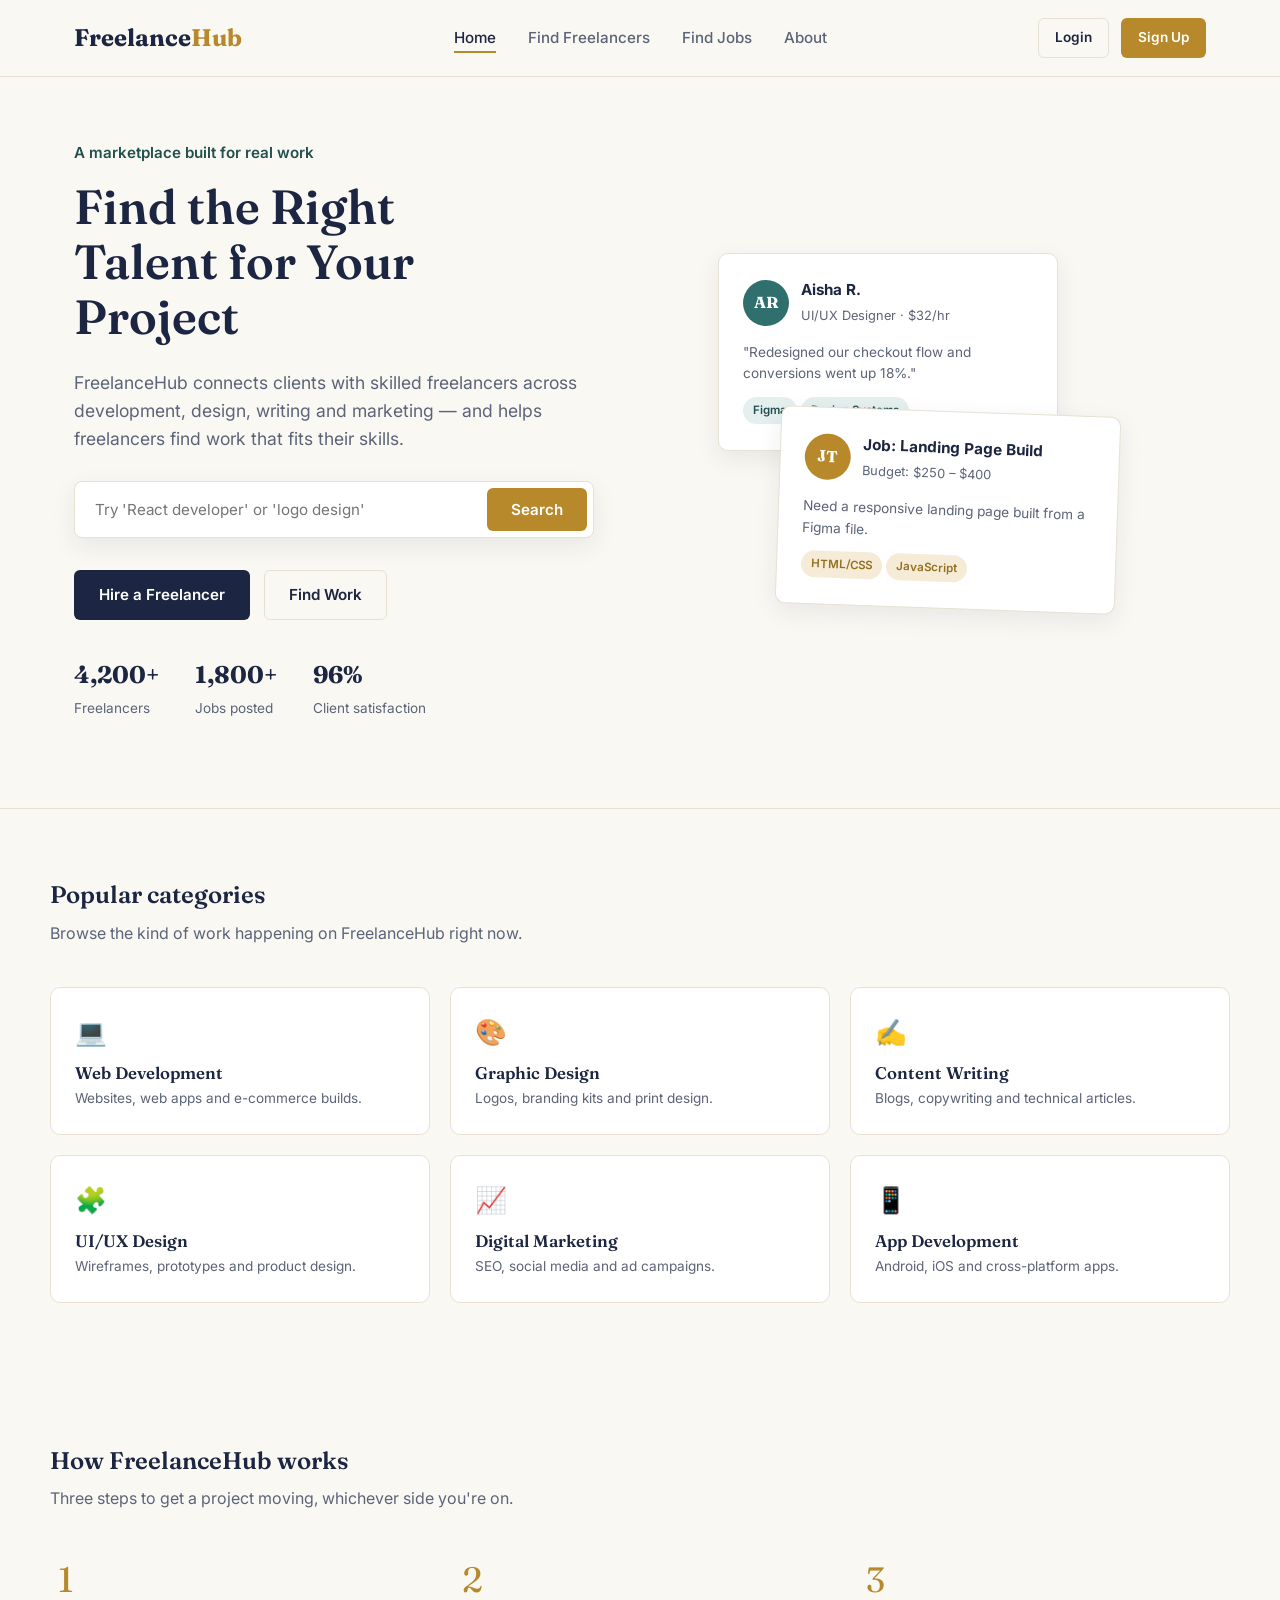
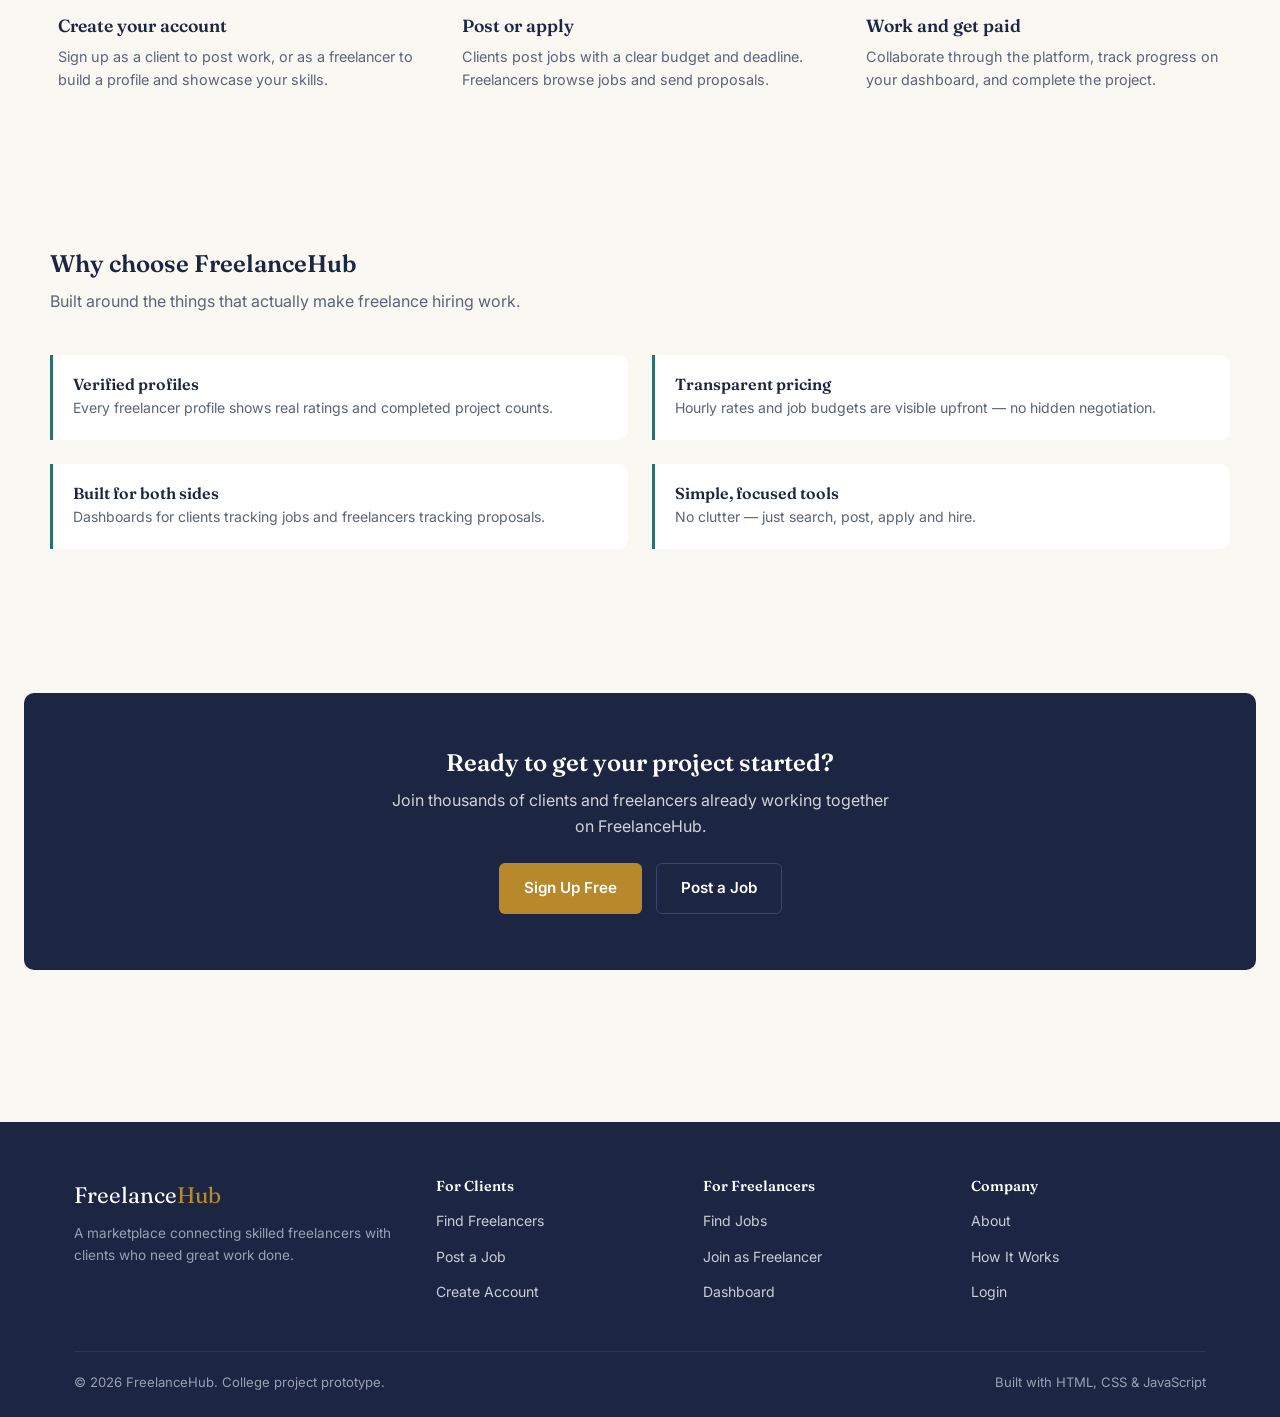
<file: FreelanceHub/index.html>
<!DOCTYPE html>
<html lang="en">
<head>
  <meta charset="UTF-8" />
  <meta name="viewport" content="width=device-width, initial-scale=1.0" />
  <title>FreelanceHub — Find the Right Talent for Your Project</title>
  <link rel="stylesheet" href="css/style.css" />
</head>
<body>

  <!-- ===== Navbar ===== -->
  <nav class="navbar">
    <div class="nav-inner">
      <a href="index.html" class="logo">Freelance<span>Hub</span></a>
      <ul class="nav-links">
        <li><a href="index.html" class="active">Home</a></li>
        <li><a href="freelancers.html">Find Freelancers</a></li>
        <li><a href="jobs.html">Find Jobs</a></li>
        <li><a href="#about">About</a></li>
      </ul>
      <div class="nav-actions">
        <a href="login.html" class="btn btn-outline btn-sm">Login</a>
        <a href="register.html" class="btn btn-gold btn-sm">Sign Up</a>
      </div>
      <button class="nav-toggle" aria-label="Toggle menu">&#9776;</button>
    </div>
  </nav>

  <!-- ===== Hero ===== -->
  <header class="hero">
    <div class="container hero-inner">
      <div class="hero-copy">
        <div class="hero-eyebrow">A marketplace built for real work</div>
        <h1>Find the Right Talent for Your Project</h1>
        <p class="hero-sub">
          FreelanceHub connects clients with skilled freelancers across development,
          design, writing and marketing — and helps freelancers find work that fits
          their skills.
        </p>

        <form id="heroSearchForm" class="search-bar">
          <input type="text" id="heroSearchInput" placeholder="Try 'React developer' or 'logo design'" />
          <button type="submit" class="btn btn-gold">Search</button>
        </form>

        <div class="hero-actions">
          <a href="freelancers.html" class="btn btn-primary">Hire a Freelancer</a>
          <a href="jobs.html" class="btn btn-outline">Find Work</a>
        </div>

        <div class="hero-stats">
          <div><strong>4,200+</strong><span>Freelancers</span></div>
          <div><strong>1,800+</strong><span>Jobs posted</span></div>
          <div><strong>96%</strong><span>Client satisfaction</span></div>
        </div>
      </div>

      <div class="hero-visual">
        <div class="ticket-card">
          <div class="ticket-top">
            <div class="avatar teal">AR</div>
            <div>
              <strong>Aisha R.</strong>
              <span>UI/UX Designer · $32/hr</span>
            </div>
          </div>
          <p style="margin-bottom:10px; font-size:0.85rem;">"Redesigned our checkout flow and conversions went up 18%."</p>
          <span class="tag teal">Figma</span><span class="tag teal">Design Systems</span>
        </div>
        <div class="ticket-card">
          <div class="ticket-top">
            <div class="avatar gold">JT</div>
            <div>
              <strong>Job: Landing Page Build</strong>
              <span>Budget: $250 – $400</span>
            </div>
          </div>
          <p style="margin-bottom:10px; font-size:0.85rem;">Need a responsive landing page built from a Figma file.</p>
          <span class="tag gold">HTML/CSS</span><span class="tag gold">JavaScript</span>
        </div>
      </div>
    </div>
  </header>

  <!-- ===== Popular Categories ===== -->
  <section class="section container">
    <div class="section-head">
      <h2>Popular categories</h2>
      <p>Browse the kind of work happening on FreelanceHub right now.</p>
    </div>
    <div class="category-grid">
      <div class="category-card" data-category="web-development">
        <div class="icon">💻</div>
        <h3>Web Development</h3>
        <p>Websites, web apps and e-commerce builds.</p>
      </div>
      <div class="category-card" data-category="graphic-design">
        <div class="icon">🎨</div>
        <h3>Graphic Design</h3>
        <p>Logos, branding kits and print design.</p>
      </div>
      <div class="category-card" data-category="content-writing">
        <div class="icon">✍️</div>
        <h3>Content Writing</h3>
        <p>Blogs, copywriting and technical articles.</p>
      </div>
      <div class="category-card" data-category="ui-ux-design">
        <div class="icon">🧩</div>
        <h3>UI/UX Design</h3>
        <p>Wireframes, prototypes and product design.</p>
      </div>
      <div class="category-card" data-category="digital-marketing">
        <div class="icon">📈</div>
        <h3>Digital Marketing</h3>
        <p>SEO, social media and ad campaigns.</p>
      </div>
      <div class="category-card" data-category="app-development">
        <div class="icon">📱</div>
        <h3>App Development</h3>
        <p>Android, iOS and cross-platform apps.</p>
      </div>
    </div>
  </section>

  <!-- ===== How FreelanceHub Works ===== -->
  <section class="section container" id="how-it-works">
    <div class="section-head">
      <h2>How FreelanceHub works</h2>
      <p>Three steps to get a project moving, whichever side you're on.</p>
    </div>
    <div class="steps">
      <div class="step">
        <div class="step-number">1</div>
        <h3>Create your account</h3>
        <p>Sign up as a client to post work, or as a freelancer to build a profile and showcase your skills.</p>
      </div>
      <div class="step">
        <div class="step-number">2</div>
        <h3>Post or apply</h3>
        <p>Clients post jobs with a clear budget and deadline. Freelancers browse jobs and send proposals.</p>
      </div>
      <div class="step">
        <div class="step-number">3</div>
        <h3>Work and get paid</h3>
        <p>Collaborate through the platform, track progress on your dashboard, and complete the project.</p>
      </div>
    </div>
  </section>

  <!-- ===== Why Choose Us ===== -->
  <section class="section container" id="about">
    <div class="section-head">
      <h2>Why choose FreelanceHub</h2>
      <p>Built around the things that actually make freelance hiring work.</p>
    </div>
    <div class="why-grid">
      <div class="why-item">
        <div>
          <h3>Verified profiles</h3>
          <p>Every freelancer profile shows real ratings and completed project counts.</p>
        </div>
      </div>
      <div class="why-item">
        <div>
          <h3>Transparent pricing</h3>
          <p>Hourly rates and job budgets are visible upfront — no hidden negotiation.</p>
        </div>
      </div>
      <div class="why-item">
        <div>
          <h3>Built for both sides</h3>
          <p>Dashboards for clients tracking jobs and freelancers tracking proposals.</p>
        </div>
      </div>
      <div class="why-item">
        <div>
          <h3>Simple, focused tools</h3>
          <p>No clutter — just search, post, apply and hire.</p>
        </div>
      </div>
    </div>
  </section>

  <!-- ===== Call to Action ===== -->
  <section class="section">
    <div class="cta-section">
      <h2>Ready to get your project started?</h2>
      <p>Join thousands of clients and freelancers already working together on FreelanceHub.</p>
      <div class="cta-actions">
        <a href="register.html" class="btn btn-gold">Sign Up Free</a>
        <a href="post-job.html" class="btn btn-outline" style="border-color:#3A4468; color:#fff;">Post a Job</a>
      </div>
    </div>
  </section>

  <!-- ===== Footer ===== -->
  <footer class="site-footer">
    <div class="container">
      <div class="footer-grid">
        <div>
          <div class="footer-logo">Freelance<span>Hub</span></div>
          <p>A marketplace connecting skilled freelancers with clients who need great work done.</p>
        </div>
        <div>
          <h4>For Clients</h4>
          <ul>
            <li><a href="freelancers.html">Find Freelancers</a></li>
            <li><a href="post-job.html">Post a Job</a></li>
            <li><a href="register.html">Create Account</a></li>
          </ul>
        </div>
        <div>
          <h4>For Freelancers</h4>
          <ul>
            <li><a href="jobs.html">Find Jobs</a></li>
            <li><a href="register.html">Join as Freelancer</a></li>
            <li><a href="dashboard.html">Dashboard</a></li>
          </ul>
        </div>
        <div>
          <h4>Company</h4>
          <ul>
            <li><a href="#about">About</a></li>
            <li><a href="#how-it-works">How It Works</a></li>
            <li><a href="login.html">Login</a></li>
          </ul>
        </div>
      </div>
      <div class="footer-bottom">
        <span>&copy; 2026 FreelanceHub. College project prototype.</span>
        <span>Built with HTML, CSS &amp; JavaScript</span>
      </div>
    </div>
  </footer>

  <script src="js/script.js"></script>
</body>
</html>
</file>
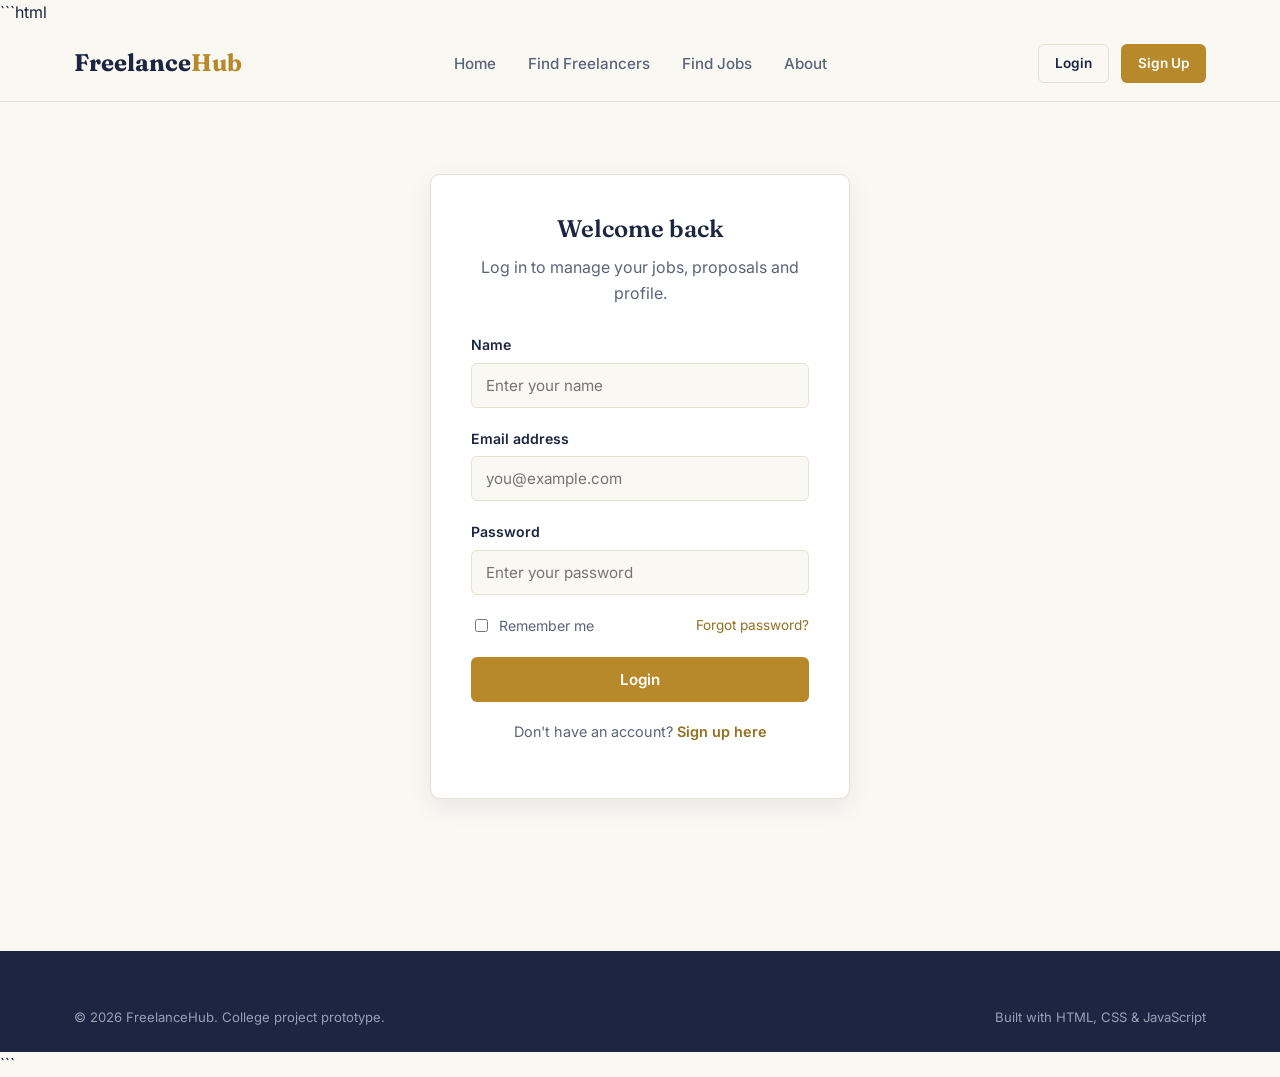
<file: FreelanceHub/dashboard.html>
```html
<!DOCTYPE html>
<html lang="en">

<head>

  <meta charset="UTF-8" />

  <meta
    name="viewport"
    content="width=device-width, initial-scale=1.0"
  />

  <title>Dashboard — FreelanceHub</title>

  <link
    rel="stylesheet"
    href="css/style.css"
  />

</head>


<body>


  <!-- NAVBAR -->

  <nav class="navbar">

    <div class="nav-inner">

      <a
        href="index.html"
        class="logo"
      >
        Freelance<span>Hub</span>
      </a>


      <ul class="nav-links">

        <li>
          <a href="index.html">
            Home
          </a>
        </li>

        <li>
          <a href="freelancers.html">
            Find Freelancers
          </a>
        </li>

        <li>
          <a href="jobs.html">
            Find Jobs
          </a>
        </li>

        <li>
          <a href="index.html#about">
            About
          </a>
        </li>

      </ul>


      <div class="nav-actions">

        <a
          href="dashboard.html"
          class="btn btn-outline btn-sm"
        >
          Dashboard
        </a>


        <!-- CLICKABLE PROFILE -->

        <a
          href="profile.html"
          title="View Profile"
          style="text-decoration:none;"
        >

          <div
            id="profileAvatar"
            class="avatar ink"
            style="
              width:36px;
              height:36px;
              font-size:0.85rem;
              cursor:pointer;
            "
          >
            U
          </div>

        </a>

      </div>


      <button
        class="nav-toggle"
        aria-label="Toggle menu"
      >
        &#9776;
      </button>

    </div>

  </nav>



  <!-- DASHBOARD -->

  <section class="section container">


    <!-- WELCOME -->

    <div class="dash-welcome">

      <div>

        <h1>
          Welcome back,
          <span id="userName">
            User
          </span>
        </h1>

        <p>
          Here's what's happening with your account today.
        </p>

      </div>


      <a
        href="post-job.html"
        class="btn btn-gold"
      >
        Post a New Job
      </a>

    </div>



    <!-- STATS -->

    <div class="dash-stats">

      <div class="dash-stat">
        <strong>3</strong>
        <span>Active jobs</span>
      </div>

      <div class="dash-stat">
        <strong>7</strong>
        <span>Applied jobs</span>
      </div>

      <div class="dash-stat">
        <strong>5</strong>
        <span>Saved jobs</span>
      </div>

      <div class="dash-stat">
        <strong>2</strong>
        <span>New notifications</span>
      </div>

    </div>



    <!-- COLUMNS -->

    <div class="dash-columns">


      <!-- LEFT COLUMN -->

      <div>


        <!-- ACTIVE JOBS -->

        <div class="dash-panel">

          <h2>
            Active jobs
          </h2>


          <div class="dash-list-item">

            <span>
              Responsive Landing Page for SaaS Product
            </span>

            <span class="status active">
              In progress
            </span>

          </div>


          <div class="dash-list-item">

            <span>
              Brand Identity for a Coffee Shop
            </span>

            <span class="status active">
              In progress
            </span>

          </div>


          <div class="dash-list-item">

            <span>
              10 SEO Blog Articles on Personal Finance
            </span>

            <span class="status pending">
              Awaiting proposals
            </span>

          </div>

        </div>



        <!-- APPLIED JOBS -->

        <div class="dash-panel">

          <h2>
            Applied jobs
          </h2>


          <div class="dash-list-item">

            <span>
              Mobile App UI Redesign
            </span>

            <span class="status pending">
              Proposal sent
            </span>

          </div>


          <div class="dash-list-item">

            <span>
              Cross-Platform Grocery Delivery App
            </span>

            <span class="status pending">
              Proposal sent
            </span>

          </div>


          <div class="dash-list-item">

            <span>
              Instagram Growth Campaign for D2C Brand
            </span>

            <span class="status active">
              Shortlisted
            </span>

          </div>

        </div>



        <!-- SAVED JOBS -->

        <div class="dash-panel">

          <h2>
            Saved jobs
          </h2>


          <div class="dash-list-item">

            <span>
              Landing Page for a Fitness App
            </span>

            <span class="status saved">
              Saved
            </span>

          </div>


          <div class="dash-list-item">

            <span>
              Logo Design for a Bakery
            </span>

            <span class="status saved">
              Saved
            </span>

          </div>

        </div>

      </div>



      <!-- RIGHT COLUMN -->

      <div>


        <!-- PROFILE SUMMARY -->

        <div class="dash-panel">

          <h2>
            Profile summary
          </h2>


          <div class="side-stat">

            <span>
              Name
            </span>

            <strong id="profileName">
              User
            </strong>

          </div>


          <div class="side-stat">

            <span>
              Role
            </span>

            <strong>
              Client
            </strong>

          </div>


          <div class="side-stat">

            <span>
              Member since
            </span>

            <strong>
              2026
            </strong>

          </div>


          <div class="side-stat">

            <span>
              Jobs posted
            </span>

            <strong>
              12
            </strong>

          </div>


          <div class="side-stat">

            <span>
              Rating given
            </span>

            <strong>
              4.7
            </strong>

          </div>

        </div>



        <!-- NOTIFICATIONS -->

        <div class="dash-panel">

          <h2>
            Notifications
          </h2>


          <div class="notification-item">

            <div class="notification-dot"></div>

            <p>
              Aisha Rahman sent a proposal for
              "Mobile App UI Redesign".
            </p>

          </div>


          <div class="notification-item">

            <div class="notification-dot"></div>

            <p>
              Your job "Brand Identity for a Coffee Shop"
              received 3 new proposals.
            </p>

          </div>

        </div>



        <!-- RECENT ACTIVITY -->

        <div class="dash-panel">

          <h2>
            Recent activity
          </h2>


          <div class="notification-item">

            <div class="notification-dot"></div>

            <p>
              You hired Rahul Mehta for
              "Landing Page Build".
            </p>

          </div>


          <div class="notification-item">

            <div class="notification-dot"></div>

            <p>
              You posted a new job:
              "10 SEO Blog Articles on Personal Finance".
            </p>

          </div>

        </div>

      </div>

    </div>

  </section>



  <!-- FOOTER -->

  <footer class="site-footer">

    <div class="container">

      <div
        class="footer-bottom"
        style="
          border-top:none;
          padding-top:0;
        "
      >

        <span>
          &copy; 2026 FreelanceHub.
          College project prototype.
        </span>

        <span>
          Built with HTML, CSS &amp; JavaScript
        </span>

      </div>

    </div>

  </footer>



  <!-- USER SCRIPT -->

  <script>

    /*
      READ CURRENT USER
    */

    const savedUser =
      localStorage.getItem("currentUser");


    /*
      IF THERE IS NO LOGIN,
      GO BACK TO LOGIN
    */

    if (!savedUser) {

      window.location.href =
        "login.html";

    } else {

      const user =
        JSON.parse(savedUser);


      /*
        GET USER NAME
      */

      const name =
        user.name.trim();


      /*
        SHOW NAME IN WELCOME MESSAGE
      */

      document.getElementById(
        "userName"
      ).textContent = name;


      /*
        SHOW NAME IN PROFILE SUMMARY
      */

      document.getElementById(
        "profileName"
      ).textContent = name;


      /*
        CREATE PROFILE INITIALS
      */

      const nameParts =
        name.split(/\s+/);


      let initials =
        nameParts[0]
          .charAt(0)
          .toUpperCase();


      if (nameParts.length > 1) {

        initials +=
          nameParts[
            nameParts.length - 1
          ]
          .charAt(0)
          .toUpperCase();

      }


      /*
        SHOW INITIALS
      */

      document.getElementById(
        "profileAvatar"
      ).textContent = initials;

    }

  </script>


  <script src="js/script.js"></script>

</body>

</html>
```
</file>
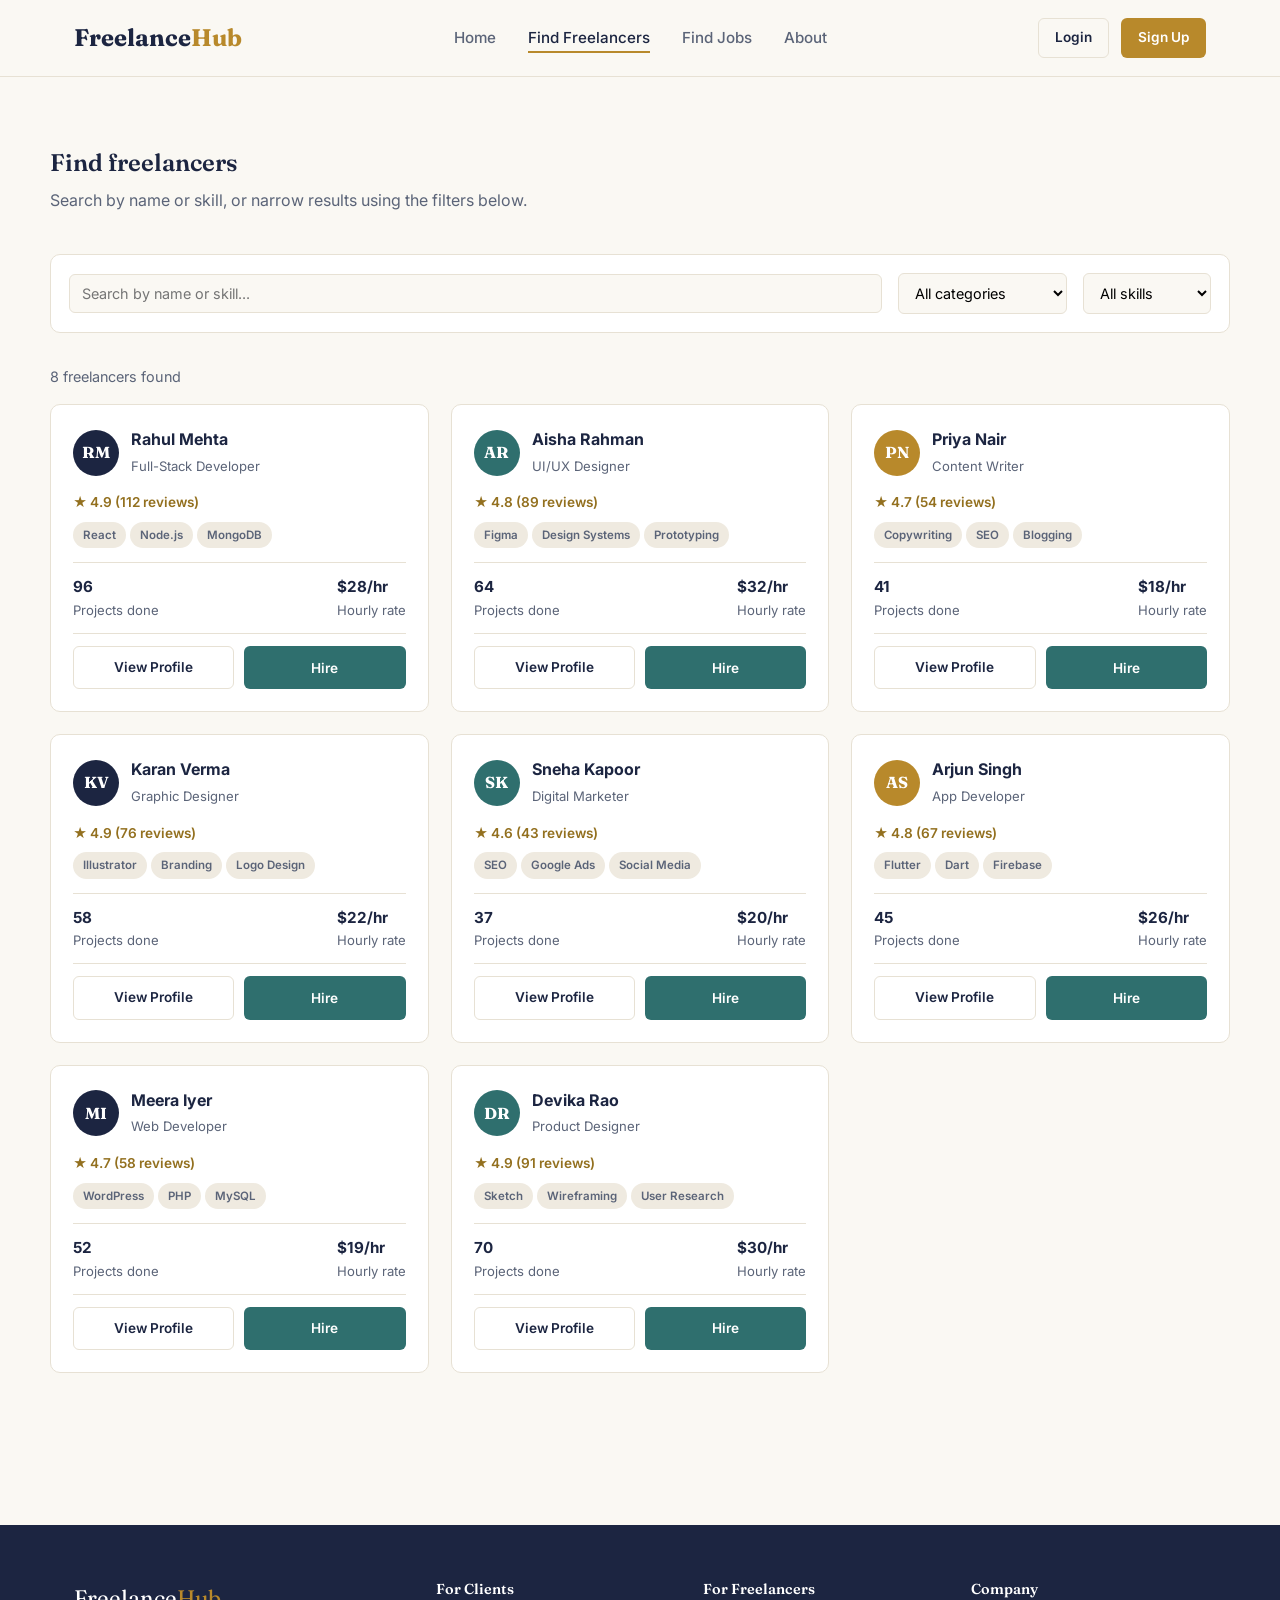
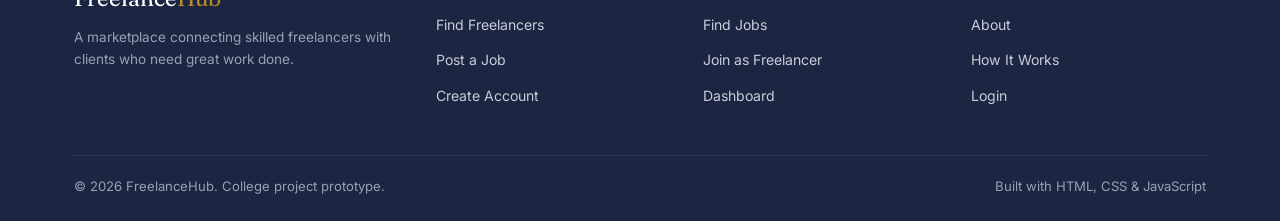
<file: FreelanceHub/freelancers.html>
<!DOCTYPE html>
<html lang="en">
<head>
  <meta charset="UTF-8" />
  <meta name="viewport" content="width=device-width, initial-scale=1.0" />
  <title>Find Freelancers — FreelanceHub</title>
  <link rel="stylesheet" href="css/style.css" />
</head>
<body>

  <nav class="navbar">
    <div class="nav-inner">
      <a href="index.html" class="logo">Freelance<span>Hub</span></a>
      <ul class="nav-links">
        <li><a href="index.html">Home</a></li>
        <li><a href="freelancers.html" class="active">Find Freelancers</a></li>
        <li><a href="jobs.html">Find Jobs</a></li>
        <li><a href="index.html#about">About</a></li>
      </ul>
      <div class="nav-actions">
        <a href="login.html" class="btn btn-outline btn-sm">Login</a>
        <a href="register.html" class="btn btn-gold btn-sm">Sign Up</a>
      </div>
      <button class="nav-toggle" aria-label="Toggle menu">&#9776;</button>
    </div>
  </nav>

  <section class="section container">
    <div class="section-head">
      <h2>Find freelancers</h2>
      <p>Search by name or skill, or narrow results using the filters below.</p>
    </div>

    <div class="toolbar">
      <input type="text" id="freelancerSearch" placeholder="Search by name or skill..." />
      <select id="categoryFilter">
        <option value="all">All categories</option>
        <option value="web-development">Web Development</option>
        <option value="graphic-design">Graphic Design</option>
        <option value="content-writing">Content Writing</option>
        <option value="ui-ux-design">UI/UX Design</option>
        <option value="digital-marketing">Digital Marketing</option>
        <option value="app-development">App Development</option>
      </select>
      <select id="skillFilter">
        <option value="all">All skills</option>
        <option value="react">React</option>
        <option value="figma">Figma</option>
        <option value="seo">SEO</option>
        <option value="node">Node.js</option>
        <option value="flutter">Flutter</option>
        <option value="copywriting">Copywriting</option>
      </select>
    </div>

    <p class="results-count" id="resultsCount">8 freelancers found</p>

    <div class="grid" id="freelancerGrid">

      <div class="card" data-category="web-development" data-skills="React, Node.js, MongoDB" data-name="Rahul Mehta">
        <div class="card-head">
          <div class="avatar ink">RM</div>
          <div><strong>Rahul Mehta</strong><span>Full-Stack Developer</span></div>
        </div>
        <div class="rating">&#9733; 4.9 (112 reviews)</div>
        <div>
          <span class="tag">React</span><span class="tag">Node.js</span><span class="tag">MongoDB</span>
        </div>
        <div class="card-meta">
          <div><strong>96</strong>Projects done</div>
          <div><strong>$28/hr</strong>Hourly rate</div>
        </div>
        <div class="card-actions">
          <a href="profile.html" class="btn btn-outline">View Profile</a>
          <button class="btn btn-teal hire-btn">Hire</button>
        </div>
      </div>

      <div class="card" data-category="ui-ux-design" data-skills="Figma, Design Systems, Prototyping" data-name="Aisha Rahman">
        <div class="card-head">
          <div class="avatar teal">AR</div>
          <div><strong>Aisha Rahman</strong><span>UI/UX Designer</span></div>
        </div>
        <div class="rating">&#9733; 4.8 (89 reviews)</div>
        <div>
          <span class="tag">Figma</span><span class="tag">Design Systems</span><span class="tag">Prototyping</span>
        </div>
        <div class="card-meta">
          <div><strong>64</strong>Projects done</div>
          <div><strong>$32/hr</strong>Hourly rate</div>
        </div>
        <div class="card-actions">
          <a href="profile.html" class="btn btn-outline">View Profile</a>
          <button class="btn btn-teal hire-btn">Hire</button>
        </div>
      </div>

      <div class="card" data-category="content-writing" data-skills="Copywriting, SEO, Blogging" data-name="Priya Nair">
        <div class="card-head">
          <div class="avatar gold">PN</div>
          <div><strong>Priya Nair</strong><span>Content Writer</span></div>
        </div>
        <div class="rating">&#9733; 4.7 (54 reviews)</div>
        <div>
          <span class="tag">Copywriting</span><span class="tag">SEO</span><span class="tag">Blogging</span>
        </div>
        <div class="card-meta">
          <div><strong>41</strong>Projects done</div>
          <div><strong>$18/hr</strong>Hourly rate</div>
        </div>
        <div class="card-actions">
          <a href="profile.html" class="btn btn-outline">View Profile</a>
          <button class="btn btn-teal hire-btn">Hire</button>
        </div>
      </div>

      <div class="card" data-category="graphic-design" data-skills="Illustrator, Branding, Logo Design" data-name="Karan Verma">
        <div class="card-head">
          <div class="avatar ink">KV</div>
          <div><strong>Karan Verma</strong><span>Graphic Designer</span></div>
        </div>
        <div class="rating">&#9733; 4.9 (76 reviews)</div>
        <div>
          <span class="tag">Illustrator</span><span class="tag">Branding</span><span class="tag">Logo Design</span>
        </div>
        <div class="card-meta">
          <div><strong>58</strong>Projects done</div>
          <div><strong>$22/hr</strong>Hourly rate</div>
        </div>
        <div class="card-actions">
          <a href="profile.html" class="btn btn-outline">View Profile</a>
          <button class="btn btn-teal hire-btn">Hire</button>
        </div>
      </div>

      <div class="card" data-category="digital-marketing" data-skills="SEO, Google Ads, Social Media" data-name="Sneha Kapoor">
        <div class="card-head">
          <div class="avatar teal">SK</div>
          <div><strong>Sneha Kapoor</strong><span>Digital Marketer</span></div>
        </div>
        <div class="rating">&#9733; 4.6 (43 reviews)</div>
        <div>
          <span class="tag">SEO</span><span class="tag">Google Ads</span><span class="tag">Social Media</span>
        </div>
        <div class="card-meta">
          <div><strong>37</strong>Projects done</div>
          <div><strong>$20/hr</strong>Hourly rate</div>
        </div>
        <div class="card-actions">
          <a href="profile.html" class="btn btn-outline">View Profile</a>
          <button class="btn btn-teal hire-btn">Hire</button>
        </div>
      </div>

      <div class="card" data-category="app-development" data-skills="Flutter, Dart, Firebase" data-name="Arjun Singh">
        <div class="card-head">
          <div class="avatar gold">AS</div>
          <div><strong>Arjun Singh</strong><span>App Developer</span></div>
        </div>
        <div class="rating">&#9733; 4.8 (67 reviews)</div>
        <div>
          <span class="tag">Flutter</span><span class="tag">Dart</span><span class="tag">Firebase</span>
        </div>
        <div class="card-meta">
          <div><strong>45</strong>Projects done</div>
          <div><strong>$26/hr</strong>Hourly rate</div>
        </div>
        <div class="card-actions">
          <a href="profile.html" class="btn btn-outline">View Profile</a>
          <button class="btn btn-teal hire-btn">Hire</button>
        </div>
      </div>

      <div class="card" data-category="web-development" data-skills="WordPress, PHP, MySQL" data-name="Meera Iyer">
        <div class="card-head">
          <div class="avatar ink">MI</div>
          <div><strong>Meera Iyer</strong><span>Web Developer</span></div>
        </div>
        <div class="rating">&#9733; 4.7 (58 reviews)</div>
        <div>
          <span class="tag">WordPress</span><span class="tag">PHP</span><span class="tag">MySQL</span>
        </div>
        <div class="card-meta">
          <div><strong>52</strong>Projects done</div>
          <div><strong>$19/hr</strong>Hourly rate</div>
        </div>
        <div class="card-actions">
          <a href="profile.html" class="btn btn-outline">View Profile</a>
          <button class="btn btn-teal hire-btn">Hire</button>
        </div>
      </div>

      <div class="card" data-category="ui-ux-design" data-skills="Sketch, Wireframing, User Research" data-name="Devika Rao">
        <div class="card-head">
          <div class="avatar teal">DR</div>
          <div><strong>Devika Rao</strong><span>Product Designer</span></div>
        </div>
        <div class="rating">&#9733; 4.9 (91 reviews)</div>
        <div>
          <span class="tag">Sketch</span><span class="tag">Wireframing</span><span class="tag">User Research</span>
        </div>
        <div class="card-meta">
          <div><strong>70</strong>Projects done</div>
          <div><strong>$30/hr</strong>Hourly rate</div>
        </div>
        <div class="card-actions">
          <a href="profile.html" class="btn btn-outline">View Profile</a>
          <button class="btn btn-teal hire-btn">Hire</button>
        </div>
      </div>

    </div>
  </section>

  <footer class="site-footer">
    <div class="container">
      <div class="footer-grid">
        <div>
          <div class="footer-logo">Freelance<span>Hub</span></div>
          <p>A marketplace connecting skilled freelancers with clients who need great work done.</p>
        </div>
        <div>
          <h4>For Clients</h4>
          <ul>
            <li><a href="freelancers.html">Find Freelancers</a></li>
            <li><a href="post-job.html">Post a Job</a></li>
            <li><a href="register.html">Create Account</a></li>
          </ul>
        </div>
        <div>
          <h4>For Freelancers</h4>
          <ul>
            <li><a href="jobs.html">Find Jobs</a></li>
            <li><a href="register.html">Join as Freelancer</a></li>
            <li><a href="dashboard.html">Dashboard</a></li>
          </ul>
        </div>
        <div>
          <h4>Company</h4>
          <ul>
            <li><a href="index.html#about">About</a></li>
            <li><a href="index.html#how-it-works">How It Works</a></li>
            <li><a href="login.html">Login</a></li>
          </ul>
        </div>
      </div>
      <div class="footer-bottom">
        <span>&copy; 2026 FreelanceHub. College project prototype.</span>
        <span>Built with HTML, CSS &amp; JavaScript</span>
      </div>
    </div>
  </footer>

  <script src="js/script.js"></script>
</body>
</html>
</file>
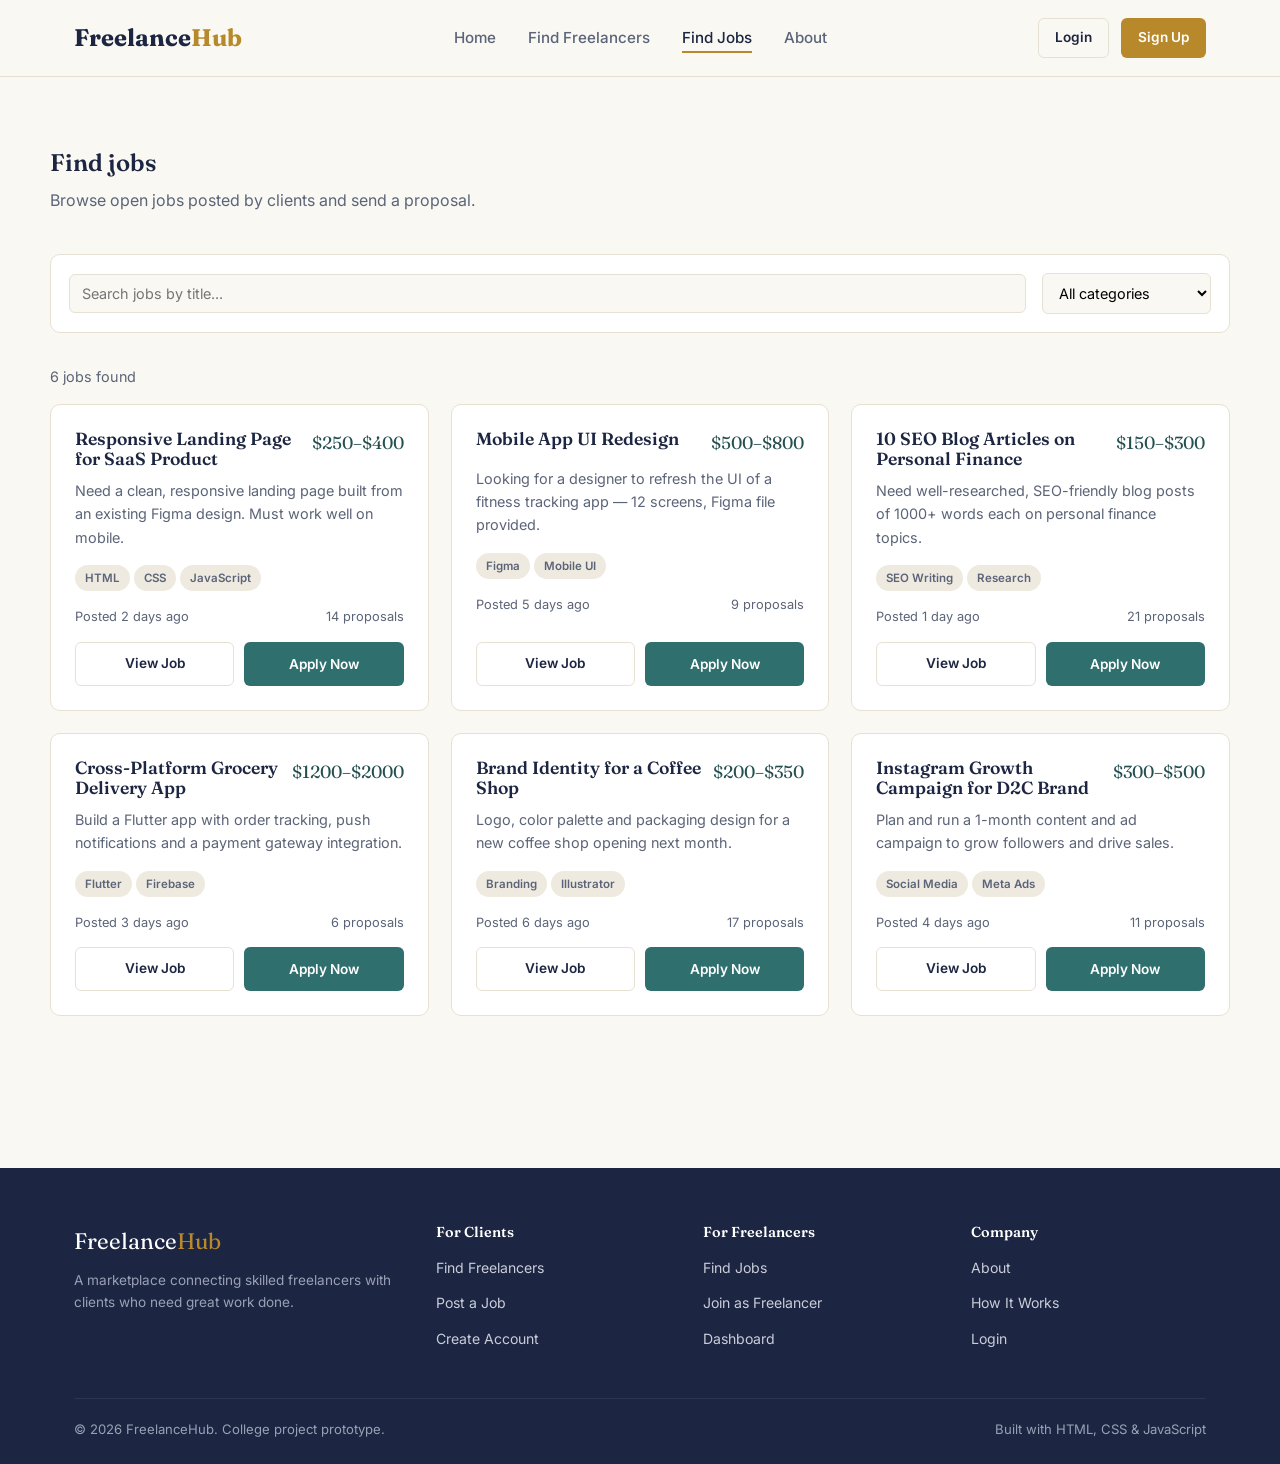
<file: FreelanceHub/jobs.html>
<!DOCTYPE html>
<html lang="en">
<head>
  <meta charset="UTF-8" />
  <meta name="viewport" content="width=device-width, initial-scale=1.0" />
  <title>Find Jobs — FreelanceHub</title>
  <link rel="stylesheet" href="css/style.css" />
</head>
<body>

  <nav class="navbar">
    <div class="nav-inner">
      <a href="index.html" class="logo">Freelance<span>Hub</span></a>
      <ul class="nav-links">
        <li><a href="index.html">Home</a></li>
        <li><a href="freelancers.html">Find Freelancers</a></li>
        <li><a href="jobs.html" class="active">Find Jobs</a></li>
        <li><a href="index.html#about">About</a></li>
      </ul>
      <div class="nav-actions">
        <a href="login.html" class="btn btn-outline btn-sm">Login</a>
        <a href="register.html" class="btn btn-gold btn-sm">Sign Up</a>
      </div>
      <button class="nav-toggle" aria-label="Toggle menu">&#9776;</button>
    </div>
  </nav>

  <section class="section container">
    <div class="section-head">
      <h2>Find jobs</h2>
      <p>Browse open jobs posted by clients and send a proposal.</p>
    </div>

    <div class="toolbar">
      <input type="text" id="jobSearch" placeholder="Search jobs by title..." />
      <select id="jobCategoryFilter">
        <option value="all">All categories</option>
        <option value="web-development">Web Development</option>
        <option value="graphic-design">Graphic Design</option>
        <option value="content-writing">Content Writing</option>
        <option value="ui-ux-design">UI/UX Design</option>
        <option value="digital-marketing">Digital Marketing</option>
        <option value="app-development">App Development</option>
      </select>
    </div>

    <p class="results-count" id="jobResultsCount">6 jobs found</p>

    <div class="grid" id="jobGrid">

      <div class="card job-card" data-category="web-development" data-title="Responsive Landing Page for SaaS Product">
        <div class="job-card-top">
          <h3>Responsive Landing Page for SaaS Product</h3>
          <span class="job-budget">$250–$400</span>
        </div>
        <p class="desc">Need a clean, responsive landing page built from an existing Figma design. Must work well on mobile.</p>
        <div class="job-skills">
          <span class="tag">HTML</span><span class="tag">CSS</span><span class="tag">JavaScript</span>
        </div>
        <div class="job-card-footer">
          <span>Posted 2 days ago</span>
          <span>14 proposals</span>
        </div>
        <div class="card-actions">
          <a href="profile.html" class="btn btn-outline">View Job</a>
          <button class="btn btn-teal apply-btn">Apply Now</button>
        </div>
      </div>

      <div class="card job-card" data-category="ui-ux-design" data-title="Mobile App UI Redesign">
        <div class="job-card-top">
          <h3>Mobile App UI Redesign</h3>
          <span class="job-budget">$500–$800</span>
        </div>
        <p class="desc">Looking for a designer to refresh the UI of a fitness tracking app — 12 screens, Figma file provided.</p>
        <div class="job-skills">
          <span class="tag">Figma</span><span class="tag">Mobile UI</span>
        </div>
        <div class="job-card-footer">
          <span>Posted 5 days ago</span>
          <span>9 proposals</span>
        </div>
        <div class="card-actions">
          <a href="profile.html" class="btn btn-outline">View Job</a>
          <button class="btn btn-teal apply-btn">Apply Now</button>
        </div>
      </div>

      <div class="card job-card" data-category="content-writing" data-title="10 SEO Blog Articles on Personal Finance">
        <div class="job-card-top">
          <h3>10 SEO Blog Articles on Personal Finance</h3>
          <span class="job-budget">$150–$300</span>
        </div>
        <p class="desc">Need well-researched, SEO-friendly blog posts of 1000+ words each on personal finance topics.</p>
        <div class="job-skills">
          <span class="tag">SEO Writing</span><span class="tag">Research</span>
        </div>
        <div class="job-card-footer">
          <span>Posted 1 day ago</span>
          <span>21 proposals</span>
        </div>
        <div class="card-actions">
          <a href="profile.html" class="btn btn-outline">View Job</a>
          <button class="btn btn-teal apply-btn">Apply Now</button>
        </div>
      </div>

      <div class="card job-card" data-category="app-development" data-title="Cross-Platform Grocery Delivery App">
        <div class="job-card-top">
          <h3>Cross-Platform Grocery Delivery App</h3>
          <span class="job-budget">$1200–$2000</span>
        </div>
        <p class="desc">Build a Flutter app with order tracking, push notifications and a payment gateway integration.</p>
        <div class="job-skills">
          <span class="tag">Flutter</span><span class="tag">Firebase</span>
        </div>
        <div class="job-card-footer">
          <span>Posted 3 days ago</span>
          <span>6 proposals</span>
        </div>
        <div class="card-actions">
          <a href="profile.html" class="btn btn-outline">View Job</a>
          <button class="btn btn-teal apply-btn">Apply Now</button>
        </div>
      </div>

      <div class="card job-card" data-category="graphic-design" data-title="Brand Identity for a Coffee Shop">
        <div class="job-card-top">
          <h3>Brand Identity for a Coffee Shop</h3>
          <span class="job-budget">$200–$350</span>
        </div>
        <p class="desc">Logo, color palette and packaging design for a new coffee shop opening next month.</p>
        <div class="job-skills">
          <span class="tag">Branding</span><span class="tag">Illustrator</span>
        </div>
        <div class="job-card-footer">
          <span>Posted 6 days ago</span>
          <span>17 proposals</span>
        </div>
        <div class="card-actions">
          <a href="profile.html" class="btn btn-outline">View Job</a>
          <button class="btn btn-teal apply-btn">Apply Now</button>
        </div>
      </div>

      <div class="card job-card" data-category="digital-marketing" data-title="Instagram Growth Campaign for D2C Brand">
        <div class="job-card-top">
          <h3>Instagram Growth Campaign for D2C Brand</h3>
          <span class="job-budget">$300–$500</span>
        </div>
        <p class="desc">Plan and run a 1-month content and ad campaign to grow followers and drive sales.</p>
        <div class="job-skills">
          <span class="tag">Social Media</span><span class="tag">Meta Ads</span>
        </div>
        <div class="job-card-footer">
          <span>Posted 4 days ago</span>
          <span>11 proposals</span>
        </div>
        <div class="card-actions">
          <a href="profile.html" class="btn btn-outline">View Job</a>
          <button class="btn btn-teal apply-btn">Apply Now</button>
        </div>
      </div>

    </div>
  </section>

  <footer class="site-footer">
    <div class="container">
      <div class="footer-grid">
        <div>
          <div class="footer-logo">Freelance<span>Hub</span></div>
          <p>A marketplace connecting skilled freelancers with clients who need great work done.</p>
        </div>
        <div>
          <h4>For Clients</h4>
          <ul>
            <li><a href="freelancers.html">Find Freelancers</a></li>
            <li><a href="post-job.html">Post a Job</a></li>
            <li><a href="register.html">Create Account</a></li>
          </ul>
        </div>
        <div>
          <h4>For Freelancers</h4>
          <ul>
            <li><a href="jobs.html">Find Jobs</a></li>
            <li><a href="register.html">Join as Freelancer</a></li>
            <li><a href="dashboard.html">Dashboard</a></li>
          </ul>
        </div>
        <div>
          <h4>Company</h4>
          <ul>
            <li><a href="index.html#about">About</a></li>
            <li><a href="index.html#how-it-works">How It Works</a></li>
            <li><a href="login.html">Login</a></li>
          </ul>
        </div>
      </div>
      <div class="footer-bottom">
        <span>&copy; 2026 FreelanceHub. College project prototype.</span>
        <span>Built with HTML, CSS &amp; JavaScript</span>
      </div>
    </div>
  </footer>

  <script src="js/script.js"></script>
</body>
</html>
</file>
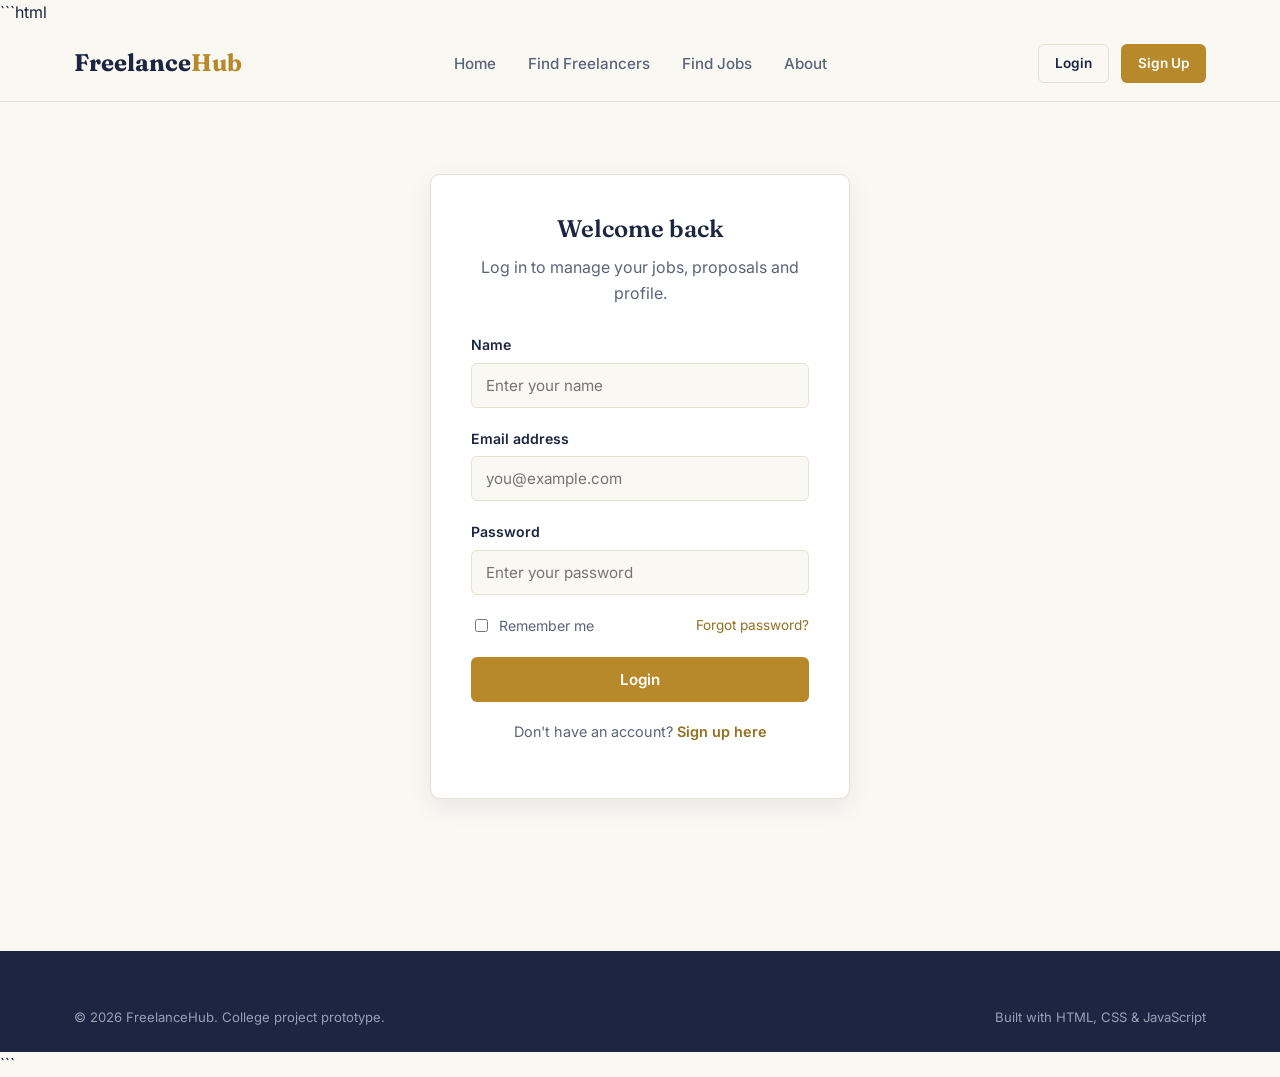
<file: FreelanceHub/login.html>
```html
<!DOCTYPE html>
<html lang="en">

<head>
  <meta charset="UTF-8">
  <meta name="viewport" content="width=device-width, initial-scale=1.0">

  <title>Login — FreelanceHub</title>

  <link rel="stylesheet" href="css/style.css">
</head>

<body>

  <!-- NAVBAR -->
  <nav class="navbar">

    <div class="nav-inner">

      <a href="index.html" class="logo">
        Freelance<span>Hub</span>
      </a>

      <ul class="nav-links">
        <li><a href="index.html">Home</a></li>
        <li><a href="freelancers.html">Find Freelancers</a></li>
        <li><a href="jobs.html">Find Jobs</a></li>
        <li><a href="index.html#about">About</a></li>
      </ul>

      <div class="nav-actions">
        <a href="login.html" class="btn btn-outline btn-sm">
          Login
        </a>

        <a href="register.html" class="btn btn-gold btn-sm">
          Sign Up
        </a>
      </div>

      <button class="nav-toggle" aria-label="Toggle menu">
        &#9776;
      </button>

    </div>

  </nav>


  <!-- LOGIN -->

  <section class="auth-page container">

    <form
      id="loginForm"
      class="form-wrap narrow"
    >

      <div
        class="section-head text-center"
        style="margin-bottom:28px;"
      >

        <h2>Welcome back</h2>

        <p>
          Log in to manage your jobs, proposals and profile.
        </p>

      </div>


      <!-- NAME -->

      <div class="field">

        <label for="loginName">
          Name
        </label>

        <input
          type="text"
          id="loginName"
          placeholder="Enter your name"
        >

      </div>


      <!-- EMAIL -->

      <div class="field">

        <label for="loginEmail">
          Email address
        </label>

        <input
          type="email"
          id="loginEmail"
          placeholder="you@example.com"
        >

      </div>


      <!-- PASSWORD -->

      <div class="field">

        <label for="loginPassword">
          Password
        </label>

        <input
          type="password"
          id="loginPassword"
          placeholder="Enter your password"
        >

      </div>


      <!-- REMEMBER -->

      <div class="form-foot-row">

        <label class="checkbox-row">

          <input
            type="checkbox"
            id="rememberMe"
          >

          Remember me

        </label>

        <a
          href="#"
          class="btn-text"
          style="padding:0;"
        >
          Forgot password?
        </a>

      </div>


      <!-- LOGIN -->

      <button
        type="submit"
        class="btn btn-gold btn-block"
      >
        Login
      </button>


      <p class="form-foot-text">

        Don't have an account?

        <a href="register.html">
          Sign up here
        </a>

      </p>

    </form>

  </section>


  <!-- FOOTER -->

  <footer class="site-footer">

    <div class="container">

      <div
        class="footer-bottom"
        style="
          border-top:none;
          padding-top:0;
        "
      >

        <span>
          &copy; 2026 FreelanceHub.
          College project prototype.
        </span>

        <span>
          Built with HTML, CSS &amp; JavaScript
        </span>

      </div>

    </div>

  </footer>


  <!-- LOGIN SCRIPT -->

  <script>

    document.addEventListener(
      "DOMContentLoaded",
      function () {

        const form =
          document.getElementById("loginForm");


        form.addEventListener(
          "submit",
          function (event) {

            event.preventDefault();


            const name =
              document
                .getElementById("loginName")
                .value
                .trim();

            const email =
              document
                .getElementById("loginEmail")
                .value
                .trim();

            const password =
              document
                .getElementById("loginPassword")
                .value;


            /* CHECK NAME */

            if (name === "") {

              alert("Please enter your name.");

              return;

            }


            /* CHECK EMAIL */

            if (
              email === "" ||
              !email.includes("@")
            ) {

              alert("Please enter a valid email.");

              return;

            }


            /* CHECK PASSWORD */

            if (password.length < 6) {

              alert(
                "Password must be at least 6 characters."
              );

              return;

            }


            /* CREATE USER */

            const user = {

              name: name,

              email: email,

              password: password

            };


            /* SAVE USER */

            localStorage.setItem(
              "currentUser",
              JSON.stringify(user)
            );


            localStorage.setItem(
              "loggedInUser",
              name
            );


            /* SAVE REMEMBERED EMAIL */

            const remember =
              document.getElementById(
                "rememberMe"
              ).checked;


            if (remember) {

              localStorage.setItem(
                "rememberedEmail",
                email
              );

            }


            /* GO TO DASHBOARD */

            window.location.assign(
              "dashboard.html"
            );

          }
        );

      }
    );

  </script>


  <!-- IMPORTANT:
       DO NOT LOAD js/script.js ON THIS PAGE.
       It may conflict with the login form. -->

</body>

</html>
```
</file>
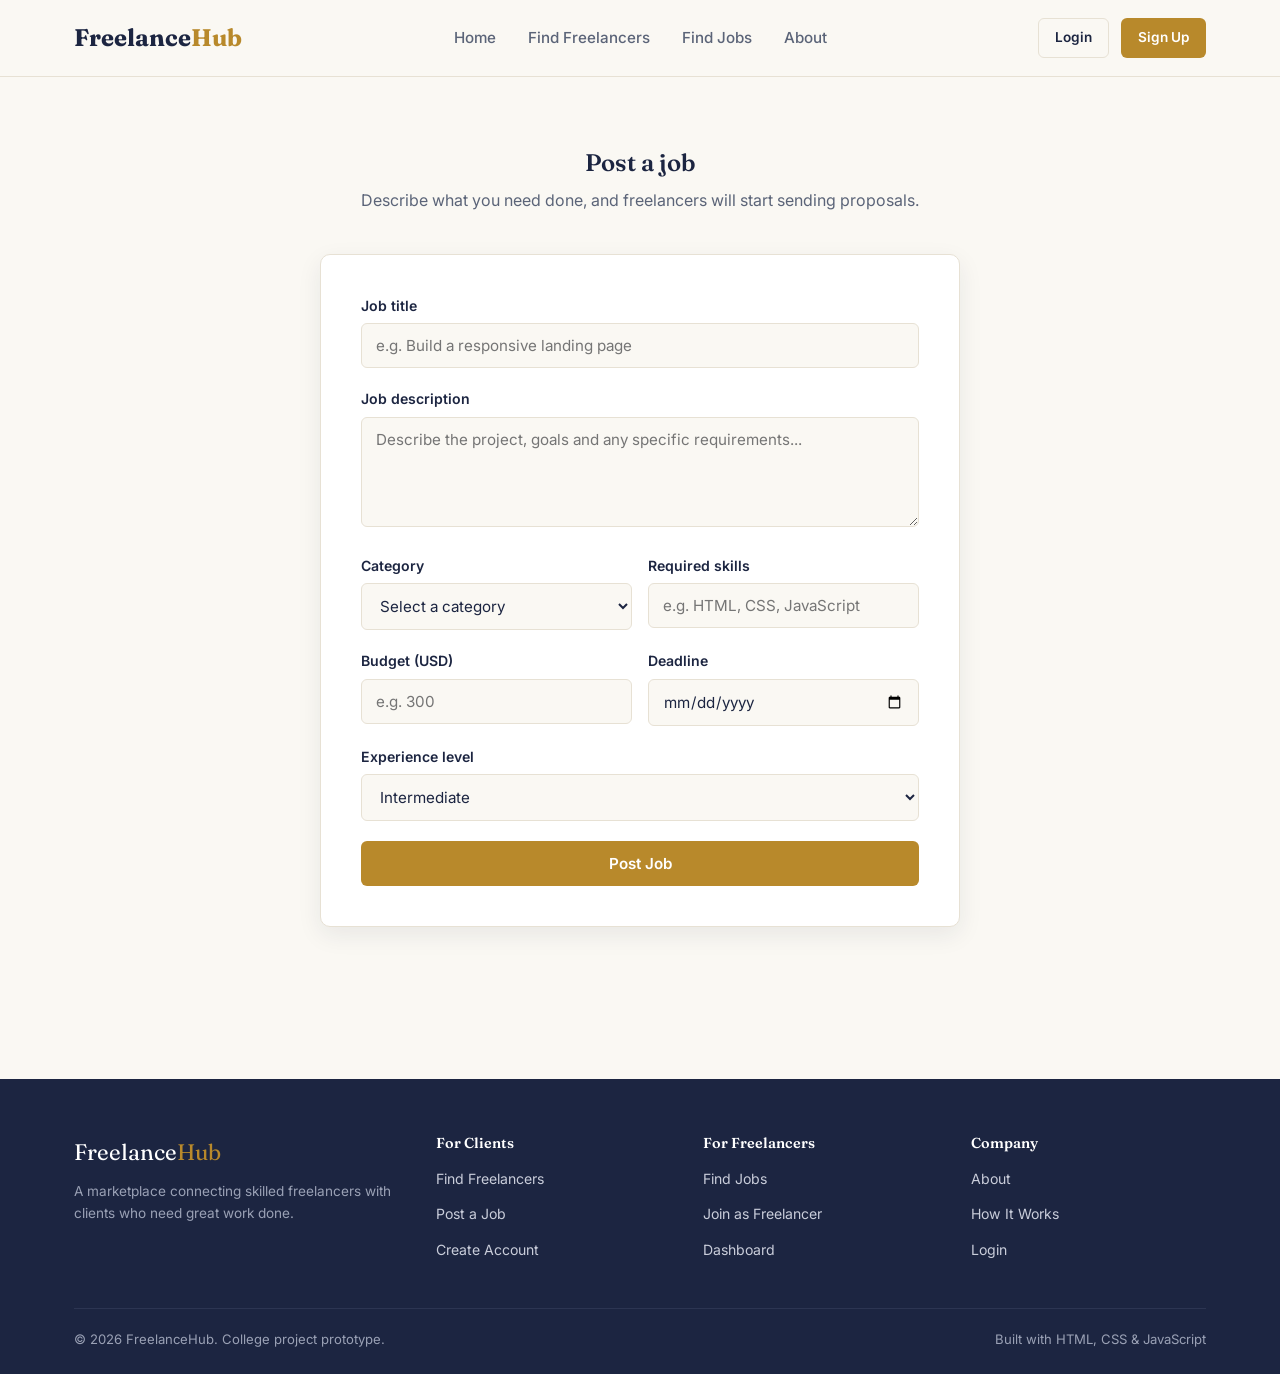
<file: FreelanceHub/post-job.html>
<!DOCTYPE html>
<html lang="en">
<head>
  <meta charset="UTF-8" />
  <meta name="viewport" content="width=device-width, initial-scale=1.0" />
  <title>Post a Job — FreelanceHub</title>
  <link rel="stylesheet" href="css/style.css" />
</head>
<body>

  <nav class="navbar">
    <div class="nav-inner">
      <a href="index.html" class="logo">Freelance<span>Hub</span></a>
      <ul class="nav-links">
        <li><a href="index.html">Home</a></li>
        <li><a href="freelancers.html">Find Freelancers</a></li>
        <li><a href="jobs.html">Find Jobs</a></li>
        <li><a href="index.html#about">About</a></li>
      </ul>
      <div class="nav-actions">
        <a href="login.html" class="btn btn-outline btn-sm">Login</a>
        <a href="register.html" class="btn btn-gold btn-sm">Sign Up</a>
      </div>
      <button class="nav-toggle" aria-label="Toggle menu">&#9776;</button>
    </div>
  </nav>

  <section class="section container">
    <div class="section-head text-center">
      <h2>Post a job</h2>
      <p>Describe what you need done, and freelancers will start sending proposals.</p>
    </div>

    <form id="postJobForm" class="form-wrap" novalidate>

      <div class="field" id="jobTitleField">
        <label for="jobTitle">Job title</label>
        <input type="text" id="jobTitle" placeholder="e.g. Build a responsive landing page" />
        <div class="field-error">Please enter a job title (at least 4 characters).</div>
      </div>

      <div class="field" id="jobDescriptionField">
        <label for="jobDescription">Job description</label>
        <textarea id="jobDescription" placeholder="Describe the project, goals and any specific requirements..."></textarea>
        <div class="field-error">Please add a description of at least 20 characters.</div>
      </div>

      <div class="field-row">
        <div class="field" id="jobCategoryField">
          <label for="jobCategory">Category</label>
          <select id="jobCategory">
            <option value="">Select a category</option>
            <option value="web-development">Web Development</option>
            <option value="graphic-design">Graphic Design</option>
            <option value="content-writing">Content Writing</option>
            <option value="ui-ux-design">UI/UX Design</option>
            <option value="digital-marketing">Digital Marketing</option>
            <option value="app-development">App Development</option>
          </select>
          <div class="field-error">Please select a category.</div>
        </div>

        <div class="field" id="jobSkillsField">
          <label for="jobSkills">Required skills</label>
          <input type="text" id="jobSkills" placeholder="e.g. HTML, CSS, JavaScript" />
          <div class="field-error">Please list at least one skill.</div>
        </div>
      </div>

      <div class="field-row">
        <div class="field" id="jobBudgetField">
          <label for="jobBudget">Budget (USD)</label>
          <input type="number" id="jobBudget" placeholder="e.g. 300" min="1" />
          <div class="field-error">Please enter a budget greater than 0.</div>
        </div>

        <div class="field" id="jobDeadlineField">
          <label for="jobDeadline">Deadline</label>
          <input type="date" id="jobDeadline" />
          <div class="field-error">Please choose a deadline.</div>
        </div>
      </div>

      <div class="field">
        <label for="jobExperience">Experience level</label>
        <select id="jobExperience">
          <option value="entry">Entry level</option>
          <option value="intermediate" selected>Intermediate</option>
          <option value="expert">Expert</option>
        </select>
      </div>

      <button type="submit" class="btn btn-gold btn-block">Post Job</button>
    </form>

    <div class="form-wrap success-panel" id="postJobSuccess">
      <div class="icon-circle">&#10003;</div>
      <h2>Job posted successfully!</h2>
      <p>Freelancers can now see your job and start sending proposals. You can track responses from your dashboard.</p>
      <div class="cta-actions" style="justify-content:center;">
        <a href="dashboard.html" class="btn btn-primary">Go to Dashboard</a>
        <button id="postAnotherBtn" class="btn btn-outline">Post Another Job</button>
      </div>
    </div>
  </section>

  <footer class="site-footer">
    <div class="container">
      <div class="footer-grid">
        <div>
          <div class="footer-logo">Freelance<span>Hub</span></div>
          <p>A marketplace connecting skilled freelancers with clients who need great work done.</p>
        </div>
        <div>
          <h4>For Clients</h4>
          <ul>
            <li><a href="freelancers.html">Find Freelancers</a></li>
            <li><a href="post-job.html">Post a Job</a></li>
            <li><a href="register.html">Create Account</a></li>
          </ul>
        </div>
        <div>
          <h4>For Freelancers</h4>
          <ul>
            <li><a href="jobs.html">Find Jobs</a></li>
            <li><a href="register.html">Join as Freelancer</a></li>
            <li><a href="dashboard.html">Dashboard</a></li>
          </ul>
        </div>
        <div>
          <h4>Company</h4>
          <ul>
            <li><a href="index.html#about">About</a></li>
            <li><a href="index.html#how-it-works">How It Works</a></li>
            <li><a href="login.html">Login</a></li>
          </ul>
        </div>
      </div>
      <div class="footer-bottom">
        <span>&copy; 2026 FreelanceHub. College project prototype.</span>
        <span>Built with HTML, CSS &amp; JavaScript</span>
      </div>
    </div>
  </footer>

  <script src="js/script.js"></script>
</body>
</html>
</file>
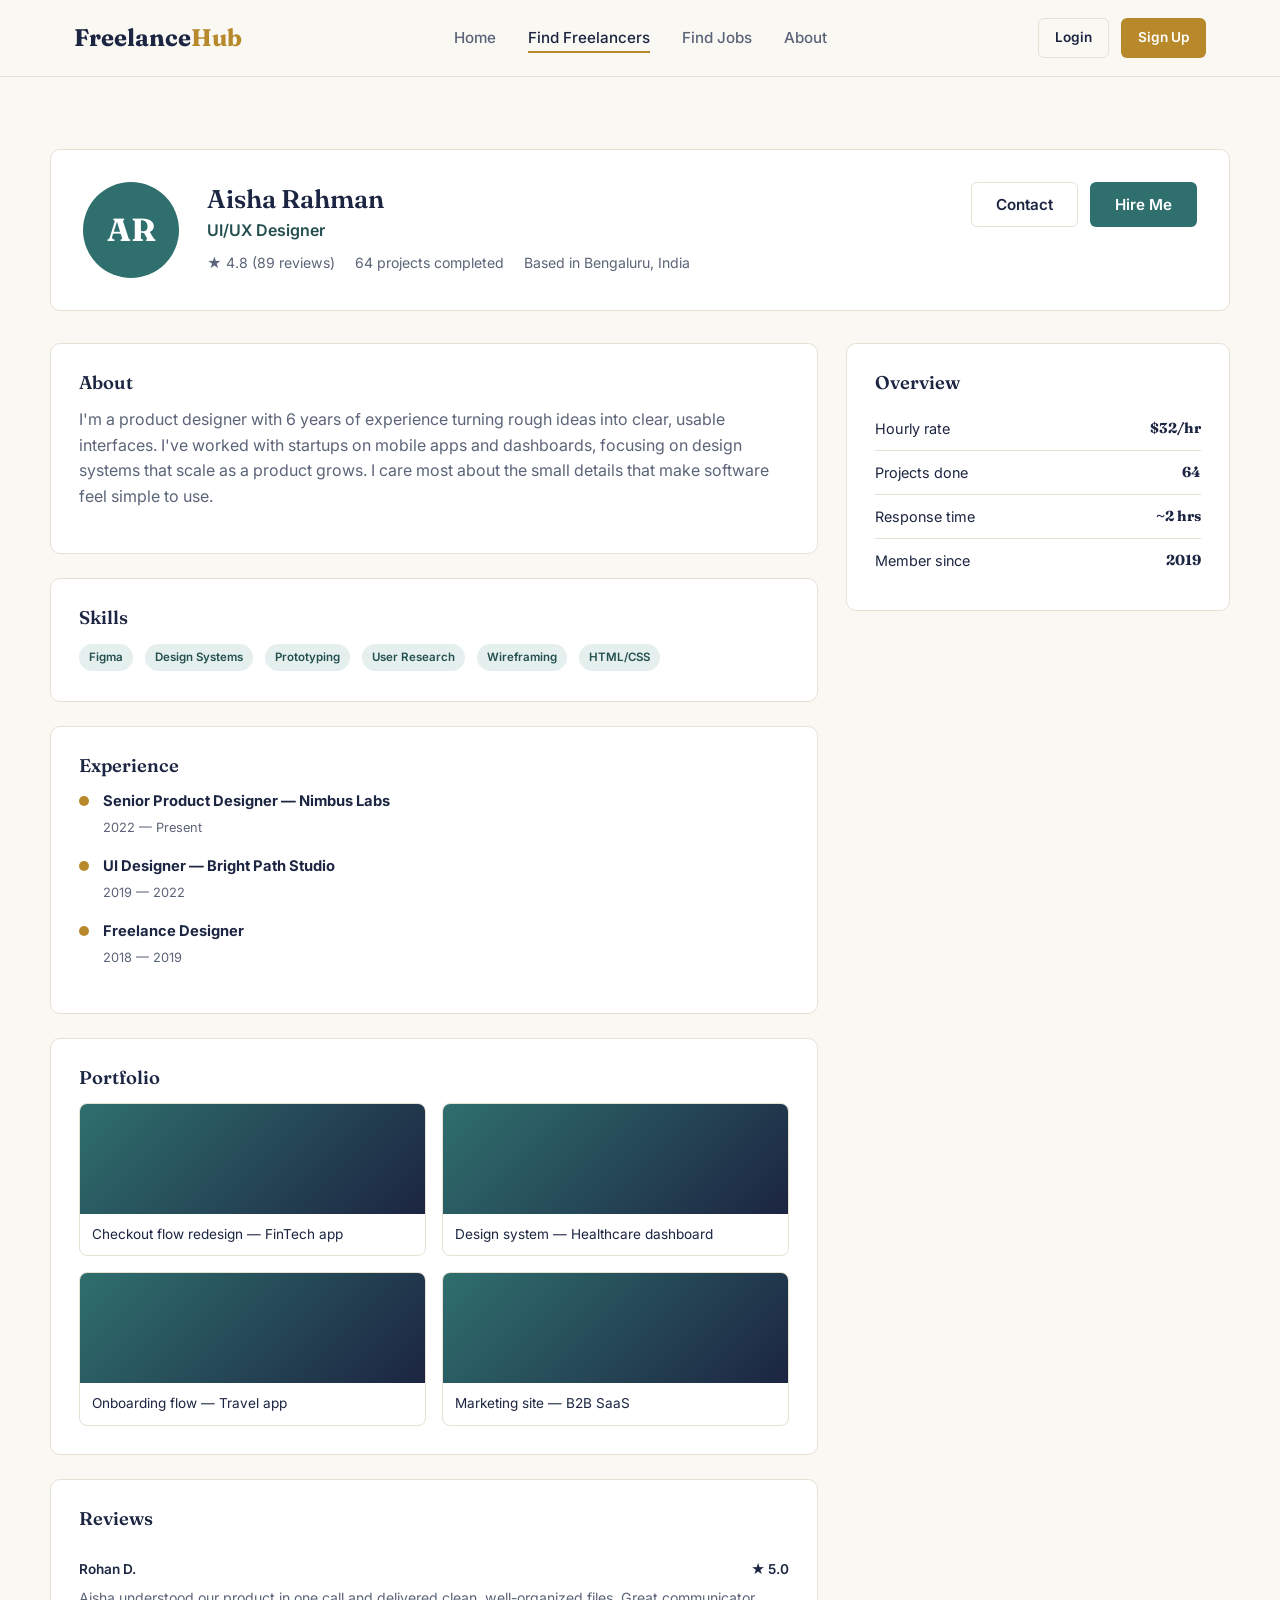
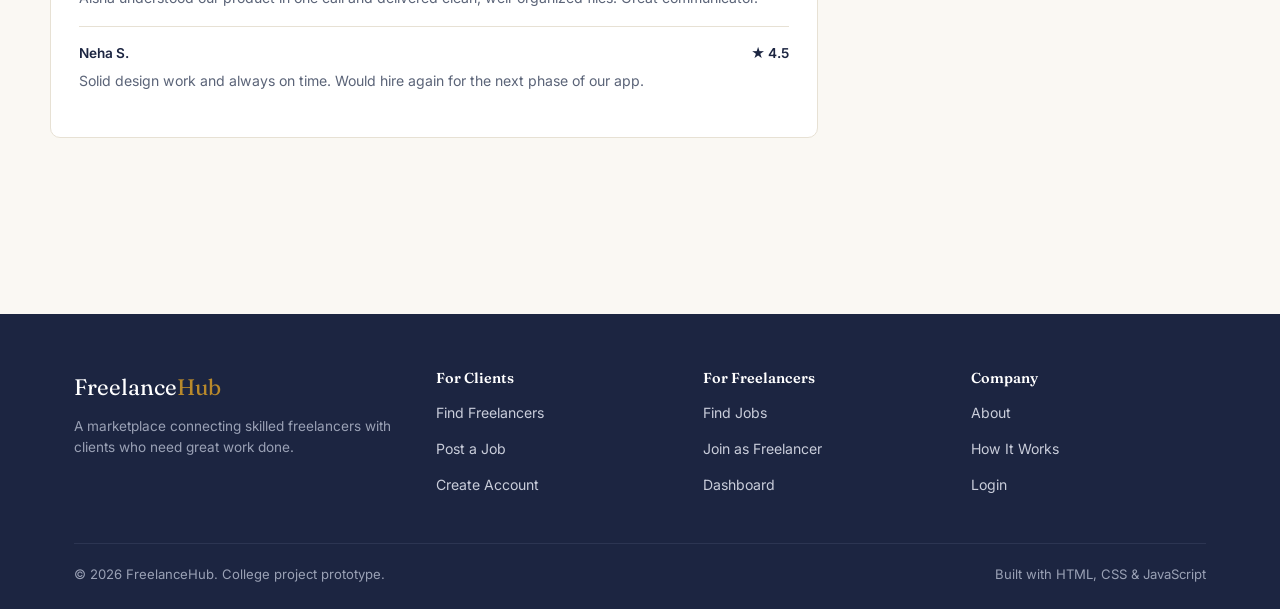
<file: FreelanceHub/profile.html>
<!DOCTYPE html>
<html lang="en">
<head>
  <meta charset="UTF-8" />
  <meta name="viewport" content="width=device-width, initial-scale=1.0" />
  <title>Aisha Rahman — Freelancer Profile — FreelanceHub</title>
  <link rel="stylesheet" href="css/style.css" />
</head>
<body>

  <nav class="navbar">
    <div class="nav-inner">
      <a href="index.html" class="logo">Freelance<span>Hub</span></a>
      <ul class="nav-links">
        <li><a href="index.html">Home</a></li>
        <li><a href="freelancers.html" class="active">Find Freelancers</a></li>
        <li><a href="jobs.html">Find Jobs</a></li>
        <li><a href="index.html#about">About</a></li>
      </ul>
      <div class="nav-actions">
        <a href="login.html" class="btn btn-outline btn-sm">Login</a>
        <a href="register.html" class="btn btn-gold btn-sm">Sign Up</a>
      </div>
      <button class="nav-toggle" aria-label="Toggle menu">&#9776;</button>
    </div>
  </nav>

  <section class="section container">

    <div class="profile-header">
      <div class="avatar teal">AR</div>
      <div>
        <h1>Aisha Rahman</h1>
        <div class="profile-title">UI/UX Designer</div>
        <div class="profile-meta">
          <span>&#9733; 4.8 (89 reviews)</span>
          <span>64 projects completed</span>
          <span>Based in Bengaluru, India</span>
        </div>
      </div>
      <div class="profile-actions">
        <button id="contactBtn" class="btn btn-outline">Contact</button>
        <button id="hireMeBtn" class="btn btn-teal">Hire Me</button>
      </div>
    </div>

    <div class="profile-grid">
      <div>
        <div class="profile-block">
          <h2>About</h2>
          <p>
            I'm a product designer with 6 years of experience turning rough ideas into
            clear, usable interfaces. I've worked with startups on mobile apps and
            dashboards, focusing on design systems that scale as a product grows.
            I care most about the small details that make software feel simple to use.
          </p>
        </div>

        <div class="profile-block">
          <h2>Skills</h2>
          <div class="skill-list">
            <span class="tag teal">Figma</span>
            <span class="tag teal">Design Systems</span>
            <span class="tag teal">Prototyping</span>
            <span class="tag teal">User Research</span>
            <span class="tag teal">Wireframing</span>
            <span class="tag teal">HTML/CSS</span>
          </div>
        </div>

        <div class="profile-block">
          <h2>Experience</h2>
          <div class="experience-item">
            <div class="experience-dot"></div>
            <div>
              <strong>Senior Product Designer — Nimbus Labs</strong>
              <span>2022 — Present</span>
            </div>
          </div>
          <div class="experience-item">
            <div class="experience-dot"></div>
            <div>
              <strong>UI Designer — Bright Path Studio</strong>
              <span>2019 — 2022</span>
            </div>
          </div>
          <div class="experience-item">
            <div class="experience-dot"></div>
            <div>
              <strong>Freelance Designer</strong>
              <span>2018 — 2019</span>
            </div>
          </div>
        </div>

        <div class="profile-block">
          <h2>Portfolio</h2>
          <div class="portfolio-grid">
            <div class="portfolio-item">
              <div class="portfolio-thumb"></div>
              <p>Checkout flow redesign — FinTech app</p>
            </div>
            <div class="portfolio-item">
              <div class="portfolio-thumb"></div>
              <p>Design system — Healthcare dashboard</p>
            </div>
            <div class="portfolio-item">
              <div class="portfolio-thumb"></div>
              <p>Onboarding flow — Travel app</p>
            </div>
            <div class="portfolio-item">
              <div class="portfolio-thumb"></div>
              <p>Marketing site — B2B SaaS</p>
            </div>
          </div>
        </div>

        <div class="profile-block">
          <h2>Reviews</h2>
          <div class="review">
            <div class="review-top"><span>Rohan D.</span><span>&#9733; 5.0</span></div>
            <p>Aisha understood our product in one call and delivered clean, well-organized files. Great communicator.</p>
          </div>
          <div class="review">
            <div class="review-top"><span>Neha S.</span><span>&#9733; 4.5</span></div>
            <p>Solid design work and always on time. Would hire again for the next phase of our app.</p>
          </div>
        </div>
      </div>

      <div>
        <div class="profile-block">
          <h2>Overview</h2>
          <div class="side-stat"><span>Hourly rate</span><strong>$32/hr</strong></div>
          <div class="side-stat"><span>Projects done</span><strong>64</strong></div>
          <div class="side-stat"><span>Response time</span><strong>~2 hrs</strong></div>
          <div class="side-stat"><span>Member since</span><strong>2019</strong></div>
        </div>
      </div>
    </div>

  </section>

  <footer class="site-footer">
    <div class="container">
      <div class="footer-grid">
        <div>
          <div class="footer-logo">Freelance<span>Hub</span></div>
          <p>A marketplace connecting skilled freelancers with clients who need great work done.</p>
        </div>
        <div>
          <h4>For Clients</h4>
          <ul>
            <li><a href="freelancers.html">Find Freelancers</a></li>
            <li><a href="post-job.html">Post a Job</a></li>
            <li><a href="register.html">Create Account</a></li>
          </ul>
        </div>
        <div>
          <h4>For Freelancers</h4>
          <ul>
            <li><a href="jobs.html">Find Jobs</a></li>
            <li><a href="register.html">Join as Freelancer</a></li>
            <li><a href="dashboard.html">Dashboard</a></li>
          </ul>
        </div>
        <div>
          <h4>Company</h4>
          <ul>
            <li><a href="index.html#about">About</a></li>
            <li><a href="index.html#how-it-works">How It Works</a></li>
            <li><a href="login.html">Login</a></li>
          </ul>
        </div>
      </div>
      <div class="footer-bottom">
        <span>&copy; 2026 FreelanceHub. College project prototype.</span>
        <span>Built with HTML, CSS &amp; JavaScript</span>
      </div>
    </div>
  </footer>

  <script src="js/script.js"></script>
</body>
</html>
</file>
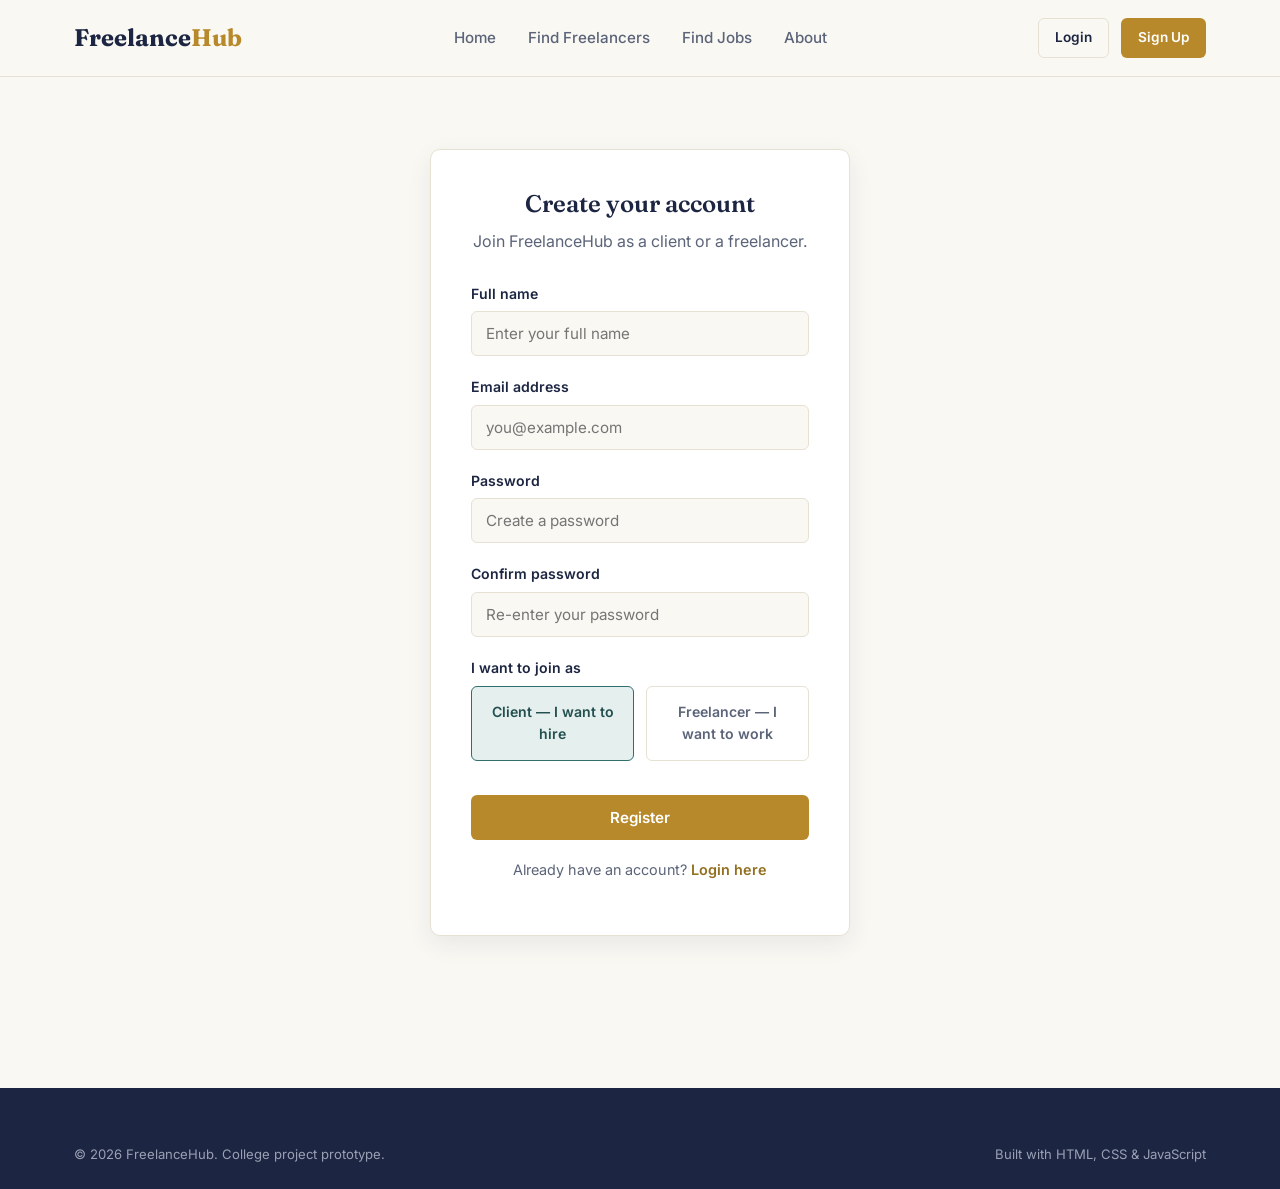
<file: FreelanceHub/register.html>
<!DOCTYPE html>
<html lang="en">
<head>
  <meta charset="UTF-8" />
  <meta name="viewport" content="width=device-width, initial-scale=1.0" />
  <title>Sign Up — FreelanceHub</title>
  <link rel="stylesheet" href="css/style.css" />
</head>
<body>

  <nav class="navbar">
    <div class="nav-inner">
      <a href="index.html" class="logo">Freelance<span>Hub</span></a>
      <ul class="nav-links">
        <li><a href="index.html">Home</a></li>
        <li><a href="freelancers.html">Find Freelancers</a></li>
        <li><a href="jobs.html">Find Jobs</a></li>
        <li><a href="index.html#about">About</a></li>
      </ul>
      <div class="nav-actions">
        <a href="login.html" class="btn btn-outline btn-sm">Login</a>
        <a href="register.html" class="btn btn-gold btn-sm">Sign Up</a>
      </div>
      <button class="nav-toggle" aria-label="Toggle menu">&#9776;</button>
    </div>
  </nav>

  <section class="auth-page container">
    <form id="registerForm" class="form-wrap narrow" novalidate>
      <div class="section-head text-center" style="margin-bottom:28px;">
        <h2>Create your account</h2>
        <p>Join FreelanceHub as a client or a freelancer.</p>
      </div>

      <div class="field" id="nameField">
        <label for="fullName">Full name</label>
        <input type="text" id="fullName" placeholder="Enter your full name" />
        <div class="field-error">Please enter your name (at least 2 characters).</div>
      </div>

      <div class="field" id="registerEmailField">
        <label for="registerEmail">Email address</label>
        <input type="email" id="registerEmail" placeholder="you@example.com" />
        <div class="field-error">Please enter a valid email address.</div>
      </div>

      <div class="field" id="registerPasswordField">
        <label for="registerPassword">Password</label>
        <input type="password" id="registerPassword" placeholder="Create a password" />
        <div class="field-error">Password must be at least 6 characters.</div>
      </div>

      <div class="field" id="confirmPasswordField">
        <label for="confirmPassword">Confirm password</label>
        <input type="password" id="confirmPassword" placeholder="Re-enter your password" />
        <div class="field-error">Passwords do not match.</div>
      </div>

      <div class="field">
        <label>I want to join as</label>
        <div class="user-type-row">
          <label class="user-type-option selected">
            <input type="radio" name="userType" value="client" checked />
            Client — I want to hire
          </label>
          <label class="user-type-option">
            <input type="radio" name="userType" value="freelancer" />
            Freelancer — I want to work
          </label>
        </div>
      </div>

      <button type="submit" class="btn btn-gold btn-block" style="margin-top:8px;">Register</button>

      <p class="form-foot-text">Already have an account? <a href="login.html">Login here</a></p>
    </form>
  </section>

  <footer class="site-footer">
    <div class="container">
      <div class="footer-bottom" style="border-top:none; padding-top:0;">
        <span>&copy; 2026 FreelanceHub. College project prototype.</span>
        <span>Built with HTML, CSS &amp; JavaScript</span>
      </div>
    </div>
  </footer>

  <script src="js/script.js"></script>
</body>
</html>
</file>
<file: FreelanceHub/css/style.css>
/* =========================================================
   FreelanceHub — Stylesheet
   Organized in sections:
   1. Fonts & Variables
   2. Reset & Base
   3. Layout helpers
   4. Navbar
   5. Buttons
   6. Hero
   7. Sections (categories, how it works, why us, CTA)
   8. Cards (freelancer / job)
   9. Forms
   10. Profile page
   11. Dashboard
   12. Footer
   13. Toast / messages
   14. Responsive
   ========================================================= */

/* ---------- 1. Fonts & Variables ---------- */
@import url('https://fonts.googleapis.com/css2?family=Fraunces:opsz,wght@9..144,500;9..144,600;9..144,700&family=Inter:wght@400;500;600;700&display=swap');

:root {
  /* Color tokens — "Guild" palette: ink navy + brass gold + craft teal */
  --ink: #1C2541;          /* primary text / dark surfaces */
  --ink-soft: #5B6478;     /* secondary text */
  --paper: #FAF8F3;        /* page background */
  --surface: #FFFFFF;      /* card background */
  --line: #E7E1D4;         /* borders / dividers */
  --gold: #B8892B;         /* primary accent (clients / CTA) */
  --gold-dark: #93701F;
  --teal: #2F6F6E;         /* secondary accent (freelancers) */
  --teal-dark: #234F4E;
  --danger: #B3432B;
  --success: #2F6F52;

  /* Type */
  --font-display: 'Fraunces', Georgia, 'Times New Roman', serif;
  --font-body: 'Inter', -apple-system, Segoe UI, Roboto, Arial, sans-serif;

  /* Layout */
  --max-width: 1180px;
  --radius: 10px;
  --shadow: 0 8px 24px rgba(28, 37, 65, 0.08);
}

/* ---------- 2. Reset & Base ---------- */
* {
  box-sizing: border-box;
}

html {
  scroll-behavior: smooth;
}

body {
  margin: 0;
  font-family: var(--font-body);
  color: var(--ink);
  background: var(--paper);
  line-height: 1.6;
}

h1, h2, h3, h4 {
  font-family: var(--font-display);
  color: var(--ink);
  margin: 0 0 0.5em 0;
  line-height: 1.15;
  font-weight: 600;
}

p {
  margin: 0 0 1em 0;
  color: var(--ink-soft);
}

a {
  text-decoration: none;
  color: inherit;
}

img {
  max-width: 100%;
  display: block;
}

ul {
  list-style: none;
  margin: 0;
  padding: 0;
}

/* Focus states for accessibility */
a:focus-visible,
button:focus-visible,
input:focus-visible,
textarea:focus-visible,
select:focus-visible {
  outline: 2px solid var(--teal);
  outline-offset: 2px;
}

/* ---------- 3. Layout helpers ---------- */
.container {
  max-width: var(--max-width);
  margin: 0 auto;
  padding: 0 24px;
}

.section {
  padding: 72px 0;
}

.section-head {
  max-width: 620px;
  margin-bottom: 40px;
}

.section-head p {
  margin-top: 8px;
}

.text-center {
  text-align: center;
  margin-left: auto;
  margin-right: auto;
}

/* ---------- 4. Navbar ---------- */
.navbar {
  position: sticky;
  top: 0;
  z-index: 100;
  background: var(--paper);
  border-bottom: 1px solid var(--line);
}

.nav-inner {
  max-width: var(--max-width);
  margin: 0 auto;
  padding: 18px 24px;
  display: flex;
  align-items: center;
  justify-content: space-between;
}

.logo {
  font-family: var(--font-display);
  font-size: 1.5rem;
  font-weight: 700;
  color: var(--ink);
}

.logo span {
  color: var(--gold);
}

.nav-links {
  display: flex;
  align-items: center;
  gap: 32px;
}

.nav-links a {
  font-size: 0.95rem;
  font-weight: 500;
  color: var(--ink-soft);
  padding-bottom: 4px;
  border-bottom: 2px solid transparent;
  transition: color 0.2s ease, border-color 0.2s ease;
}

.nav-links a:hover,
.nav-links a.active {
  color: var(--ink);
  border-bottom-color: var(--gold);
}

.nav-actions {
  display: flex;
  align-items: center;
  gap: 12px;
}

.nav-toggle {
  display: none;
  background: none;
  border: none;
  font-size: 1.5rem;
  cursor: pointer;
  color: var(--ink);
}

/* ---------- 5. Buttons ---------- */
.btn {
  display: inline-flex;
  align-items: center;
  justify-content: center;
  gap: 8px;
  padding: 12px 24px;
  border-radius: 6px;
  font-family: var(--font-body);
  font-size: 0.95rem;
  font-weight: 600;
  border: 1px solid transparent;
  cursor: pointer;
  transition: transform 0.15s ease, box-shadow 0.15s ease, background 0.15s ease, color 0.15s ease;
  white-space: nowrap;
}

.btn:active {
  transform: translateY(1px);
}

.btn-primary {
  background: var(--ink);
  color: var(--surface);
}

.btn-primary:hover {
  background: #101729;
  box-shadow: var(--shadow);
}

.btn-gold {
  background: var(--gold);
  color: var(--surface);
}

.btn-gold:hover {
  background: var(--gold-dark);
  box-shadow: var(--shadow);
}

.btn-teal {
  background: var(--teal);
  color: var(--surface);
}

.btn-teal:hover {
  background: var(--teal-dark);
  box-shadow: var(--shadow);
}

.btn-outline {
  background: transparent;
  border-color: var(--line);
  color: var(--ink);
}

.btn-outline:hover {
  border-color: var(--ink);
}

.btn-text {
  background: none;
  color: var(--gold-dark);
  padding: 12px 4px;
}

.btn-text:hover {
  text-decoration: underline;
}

.btn-block {
  width: 100%;
}

.btn-sm {
  padding: 8px 16px;
  font-size: 0.85rem;
}

/* ---------- 6. Hero ---------- */
.hero {
  padding: 64px 0 88px;
  border-bottom: 1px solid var(--line);
  overflow: hidden;
}

.hero-inner {
  display: grid;
  grid-template-columns: 1.1fr 0.9fr;
  gap: 48px;
  align-items: center;
}

.hero-eyebrow {
  color: var(--teal-dark);
  font-weight: 600;
  font-size: 0.95rem;
  margin-bottom: 14px;
}

.hero h1 {
  font-size: 3rem;
  max-width: 12ch;
}

.hero-sub {
  font-size: 1.1rem;
  max-width: 46ch;
  margin-bottom: 28px;
}

.hero-actions {
  display: flex;
  gap: 14px;
  margin-bottom: 36px;
}

.hero-stats {
  display: flex;
  gap: 36px;
}

.hero-stats div strong {
  display: block;
  font-family: var(--font-display);
  font-size: 1.5rem;
  color: var(--ink);
}

.hero-stats div span {
  font-size: 0.85rem;
  color: var(--ink-soft);
}

/* Search bar on home hero */
.search-bar {
  display: flex;
  background: var(--surface);
  border: 1px solid var(--line);
  border-radius: 8px;
  padding: 6px;
  box-shadow: var(--shadow);
  margin-bottom: 32px;
  max-width: 520px;
}

.search-bar input {
  flex: 1;
  border: none;
  padding: 12px 14px;
  font-size: 0.95rem;
  font-family: var(--font-body);
  background: transparent;
}

.search-bar input:focus {
  outline: none;
}

.search-bar button {
  border: none;
}

/* Hero visual — a mocked job ticket, grounded in the real product */
.hero-visual {
  position: relative;
}

.ticket-card {
  background: var(--surface);
  border: 1px solid var(--line);
  border-radius: var(--radius);
  box-shadow: var(--shadow);
  padding: 24px;
  max-width: 340px;
}

.ticket-card + .ticket-card {
  margin-top: -40px;
  margin-left: 60px;
  transform: rotate(2deg);
}

.ticket-top {
  display: flex;
  align-items: center;
  gap: 12px;
  margin-bottom: 14px;
}

.avatar {
  width: 46px;
  height: 46px;
  border-radius: 50%;
  background: var(--teal);
  color: var(--surface);
  display: flex;
  align-items: center;
  justify-content: center;
  font-weight: 700;
  font-family: var(--font-display);
  flex-shrink: 0;
}

.avatar.gold { background: var(--gold); }
.avatar.ink { background: var(--ink); }

.ticket-top strong {
  display: block;
  font-size: 0.95rem;
}

.ticket-top span {
  font-size: 0.8rem;
  color: var(--ink-soft);
}

.tag {
  display: inline-block;
  font-size: 0.72rem;
  font-weight: 600;
  padding: 4px 10px;
  border-radius: 20px;
  background: #EFEAE0;
  color: var(--ink-soft);
  margin: 2px 4px 2px 0;
}

.tag.teal { background: #E4EFEE; color: var(--teal-dark); }
.tag.gold { background: #F5EBD6; color: var(--gold-dark); }

/* ---------- 7. Sections ---------- */
.category-grid {
  display: grid;
  grid-template-columns: repeat(3, 1fr);
  gap: 20px;
}

.category-card {
  background: var(--surface);
  border: 1px solid var(--line);
  border-radius: var(--radius);
  padding: 24px;
  transition: box-shadow 0.2s ease, transform 0.2s ease, border-color 0.2s ease;
  cursor: pointer;
}

.category-card:hover {
  box-shadow: var(--shadow);
  transform: translateY(-3px);
  border-color: var(--gold);
}

.category-card .icon {
  font-size: 1.6rem;
  margin-bottom: 12px;
}

.category-card h3 {
  font-size: 1.05rem;
  margin-bottom: 4px;
}

.category-card p {
  font-size: 0.85rem;
  margin: 0;
}

.steps {
  display: grid;
  grid-template-columns: repeat(3, 1fr);
  gap: 32px;
}

.step {
  position: relative;
  padding-left: 8px;
}

.step-number {
  font-family: var(--font-display);
  font-size: 2.2rem;
  color: var(--gold);
  margin-bottom: 8px;
}

.step h3 {
  font-size: 1.1rem;
}

.step p {
  font-size: 0.9rem;
}

.why-grid {
  display: grid;
  grid-template-columns: repeat(2, 1fr);
  gap: 24px;
}

.why-item {
  display: flex;
  gap: 16px;
  padding: 20px;
  border-left: 3px solid var(--teal);
  background: var(--surface);
  border-radius: 0 var(--radius) var(--radius) 0;
}

.why-item h3 {
  font-size: 1rem;
  margin-bottom: 4px;
}

.why-item p {
  font-size: 0.88rem;
  margin: 0;
}

.cta-section {
  background: var(--ink);
  color: var(--surface);
  border-radius: var(--radius);
  padding: 56px;
  text-align: center;
  margin: 0 24px;
}

.cta-section h2,
.cta-section p {
  color: var(--surface);
}

.cta-section p {
  opacity: 0.8;
  max-width: 50ch;
  margin-left: auto;
  margin-right: auto;
}

.cta-actions {
  display: flex;
  gap: 14px;
  justify-content: center;
  margin-top: 24px;
}

/* ---------- 8. Cards: freelancer / job listing ---------- */
.toolbar {
  display: flex;
  gap: 16px;
  align-items: center;
  flex-wrap: wrap;
  margin-bottom: 32px;
  padding: 18px;
  background: var(--surface);
  border: 1px solid var(--line);
  border-radius: var(--radius);
}

.toolbar input[type="text"],
.toolbar select {
  padding: 10px 12px;
  border: 1px solid var(--line);
  border-radius: 6px;
  font-family: var(--font-body);
  font-size: 0.9rem;
  background: var(--paper);
}

.toolbar input[type="text"] {
  flex: 1;
  min-width: 200px;
}

.results-count {
  font-size: 0.9rem;
  color: var(--ink-soft);
  margin-bottom: 16px;
}

.grid {
  display: grid;
  grid-template-columns: repeat(3, 1fr);
  gap: 22px;
}

.card {
  background: var(--surface);
  border: 1px solid var(--line);
  border-radius: var(--radius);
  padding: 22px;
  transition: box-shadow 0.2s ease, transform 0.2s ease;
  display: flex;
  flex-direction: column;
}

.card:hover {
  box-shadow: var(--shadow);
  transform: translateY(-2px);
}

.card-head {
  display: flex;
  align-items: center;
  gap: 12px;
  margin-bottom: 14px;
}

.card-head strong {
  display: block;
  font-size: 1rem;
}

.card-head span {
  font-size: 0.82rem;
  color: var(--ink-soft);
}

.rating {
  color: var(--gold-dark);
  font-size: 0.85rem;
  font-weight: 600;
  margin-bottom: 6px;
}

.card-meta {
  display: flex;
  justify-content: space-between;
  font-size: 0.82rem;
  color: var(--ink-soft);
  border-top: 1px solid var(--line);
  border-bottom: 1px solid var(--line);
  padding: 12px 0;
  margin: 12px 0;
}

.card-meta strong {
  display: block;
  color: var(--ink);
  font-size: 0.95rem;
}

.card-actions {
  display: flex;
  gap: 10px;
  margin-top: auto;
}

.card-actions .btn {
  flex: 1;
  padding: 10px 14px;
  font-size: 0.85rem;
}

/* Job card specific */
.job-card {
  padding: 24px;
}

.job-card-top {
  display: flex;
  justify-content: space-between;
  align-items: flex-start;
  margin-bottom: 10px;
}

.job-card-top h3 {
  font-size: 1.1rem;
  margin: 0;
}

.job-budget {
  font-family: var(--font-display);
  font-size: 1.1rem;
  color: var(--teal-dark);
  white-space: nowrap;
}

.job-card p.desc {
  font-size: 0.9rem;
}

.job-skills {
  margin-bottom: 14px;
}

.job-card-footer {
  display: flex;
  justify-content: space-between;
  align-items: center;
  font-size: 0.8rem;
  color: var(--ink-soft);
  margin-bottom: 14px;
}

/* ---------- 9. Forms ---------- */
.form-wrap {
  max-width: 640px;
  margin: 0 auto;
  background: var(--surface);
  border: 1px solid var(--line);
  border-radius: var(--radius);
  padding: 40px;
  box-shadow: var(--shadow);
}

.form-wrap.narrow {
  max-width: 420px;
}

.field {
  margin-bottom: 20px;
}

.field label {
  display: block;
  font-size: 0.88rem;
  font-weight: 600;
  margin-bottom: 6px;
}

.field input,
.field textarea,
.field select {
  width: 100%;
  padding: 12px 14px;
  border: 1px solid var(--line);
  border-radius: 6px;
  font-family: var(--font-body);
  font-size: 0.95rem;
  background: var(--paper);
  color: var(--ink);
}

.field textarea {
  resize: vertical;
  min-height: 110px;
}

.field input:focus,
.field textarea:focus,
.field select:focus {
  border-color: var(--teal);
}

.field-row {
  display: grid;
  grid-template-columns: 1fr 1fr;
  gap: 16px;
}

.field-error {
  color: var(--danger);
  font-size: 0.8rem;
  margin-top: 6px;
  display: none;
}

.field.invalid input,
.field.invalid textarea,
.field.invalid select {
  border-color: var(--danger);
}

.field.invalid .field-error {
  display: block;
}

.field-hint {
  font-size: 0.8rem;
  color: var(--ink-soft);
  margin-top: 6px;
}

.checkbox-row {
  display: flex;
  align-items: center;
  gap: 8px;
  font-size: 0.88rem;
  color: var(--ink-soft);
}

.checkbox-row input {
  width: auto;
}

.form-foot-row {
  display: flex;
  justify-content: space-between;
  align-items: center;
  margin-bottom: 20px;
  font-size: 0.85rem;
}

.user-type-row {
  display: grid;
  grid-template-columns: 1fr 1fr;
  gap: 12px;
}

.user-type-option {
  border: 1px solid var(--line);
  border-radius: 6px;
  padding: 14px;
  text-align: center;
  cursor: pointer;
  font-size: 0.9rem;
  font-weight: 600;
  color: var(--ink-soft);
  transition: border-color 0.2s ease, color 0.2s ease, background 0.2s ease;
}

.user-type-option input {
  display: none;
}

.user-type-option.selected {
  border-color: var(--teal);
  color: var(--teal-dark);
  background: #E4EFEE;
}

.auth-page {
  padding: 72px 0;
}

.form-foot-text {
  text-align: center;
  font-size: 0.9rem;
  color: var(--ink-soft);
  margin-top: 18px;
}

.form-foot-text a {
  color: var(--gold-dark);
  font-weight: 600;
}

/* Success panel shown after form submission */
.success-panel {
  display: none;
  text-align: center;
  padding: 40px;
}

.success-panel .icon-circle {
  width: 64px;
  height: 64px;
  border-radius: 50%;
  background: #E4EFEE;
  color: var(--teal-dark);
  font-size: 1.8rem;
  display: flex;
  align-items: center;
  justify-content: center;
  margin: 0 auto 20px;
}

/* ---------- 10. Profile page ---------- */
.profile-header {
  display: flex;
  gap: 28px;
  align-items: center;
  background: var(--surface);
  border: 1px solid var(--line);
  border-radius: var(--radius);
  padding: 32px;
  margin-bottom: 32px;
}

.profile-header .avatar {
  width: 96px;
  height: 96px;
  font-size: 2rem;
}

.profile-header h1 {
  font-size: 1.6rem;
  margin-bottom: 4px;
}

.profile-title {
  color: var(--teal-dark);
  font-weight: 600;
  margin-bottom: 8px;
}

.profile-meta {
  display: flex;
  gap: 20px;
  font-size: 0.88rem;
  color: var(--ink-soft);
  flex-wrap: wrap;
}

.profile-actions {
  margin-left: auto;
  display: flex;
  gap: 12px;
  align-self: flex-start;
}

.profile-grid {
  display: grid;
  grid-template-columns: 2fr 1fr;
  gap: 28px;
}

.profile-block {
  background: var(--surface);
  border: 1px solid var(--line);
  border-radius: var(--radius);
  padding: 28px;
  margin-bottom: 24px;
}

.profile-block h2 {
  font-size: 1.15rem;
  margin-bottom: 14px;
}

.skill-list {
  display: flex;
  flex-wrap: wrap;
  gap: 8px;
}

.portfolio-grid {
  display: grid;
  grid-template-columns: 1fr 1fr;
  gap: 16px;
}

.portfolio-item {
  border: 1px solid var(--line);
  border-radius: 8px;
  overflow: hidden;
}

.portfolio-thumb {
  height: 110px;
  background: linear-gradient(135deg, var(--teal), var(--ink));
}

.portfolio-item p {
  margin: 0;
  padding: 10px 12px;
  font-size: 0.85rem;
  color: var(--ink);
}

.review {
  border-bottom: 1px solid var(--line);
  padding: 16px 0;
}

.review:last-child {
  border-bottom: none;
}

.review-top {
  display: flex;
  justify-content: space-between;
  margin-bottom: 6px;
  font-size: 0.85rem;
  font-weight: 600;
}

.review p {
  font-size: 0.88rem;
  margin: 0;
}

.experience-item {
  display: flex;
  gap: 14px;
  margin-bottom: 16px;
}

.experience-dot {
  width: 10px;
  height: 10px;
  border-radius: 50%;
  background: var(--gold);
  margin-top: 6px;
  flex-shrink: 0;
}

.experience-item strong {
  display: block;
  font-size: 0.92rem;
}

.experience-item span {
  font-size: 0.8rem;
  color: var(--ink-soft);
}

.side-stat {
  display: flex;
  justify-content: space-between;
  padding: 10px 0;
  border-bottom: 1px solid var(--line);
  font-size: 0.9rem;
}

.side-stat:last-child {
  border-bottom: none;
}

.side-stat strong {
  font-family: var(--font-display);
}

/* ---------- 11. Dashboard ---------- */
.dash-welcome {
  background: var(--ink);
  color: var(--surface);
  border-radius: var(--radius);
  padding: 32px;
  margin-bottom: 28px;
  display: flex;
  justify-content: space-between;
  align-items: center;
}

.dash-welcome h1,
.dash-welcome p {
  color: var(--surface);
}

.dash-welcome p {
  opacity: 0.75;
  margin: 0;
}

.dash-stats {
  display: grid;
  grid-template-columns: repeat(4, 1fr);
  gap: 18px;
  margin-bottom: 28px;
}

.dash-stat {
  background: var(--surface);
  border: 1px solid var(--line);
  border-radius: var(--radius);
  padding: 20px;
}

.dash-stat strong {
  display: block;
  font-family: var(--font-display);
  font-size: 1.8rem;
}

.dash-stat span {
  font-size: 0.85rem;
  color: var(--ink-soft);
}

.dash-columns {
  display: grid;
  grid-template-columns: 2fr 1fr;
  gap: 24px;
}

.dash-panel {
  background: var(--surface);
  border: 1px solid var(--line);
  border-radius: var(--radius);
  padding: 24px;
  margin-bottom: 24px;
}

.dash-panel h2 {
  font-size: 1.05rem;
  margin-bottom: 16px;
}

.dash-list-item {
  display: flex;
  justify-content: space-between;
  align-items: center;
  padding: 12px 0;
  border-bottom: 1px solid var(--line);
  font-size: 0.9rem;
}

.dash-list-item:last-child {
  border-bottom: none;
}

.dash-list-item span.status {
  font-size: 0.75rem;
  font-weight: 600;
  padding: 3px 10px;
  border-radius: 20px;
}

.status.active { background: #E4EFEE; color: var(--teal-dark); }
.status.pending { background: #F5EBD6; color: var(--gold-dark); }
.status.saved { background: #EFEAE0; color: var(--ink-soft); }

.notification-item {
  display: flex;
  gap: 12px;
  padding: 10px 0;
  border-bottom: 1px solid var(--line);
  font-size: 0.85rem;
}

.notification-item:last-child {
  border-bottom: none;
}

.notification-dot {
  width: 8px;
  height: 8px;
  border-radius: 50%;
  background: var(--gold);
  margin-top: 6px;
  flex-shrink: 0;
}

/* ---------- 12. Footer ---------- */
.site-footer {
  background: var(--ink);
  color: #C9CDDA;
  padding: 56px 0 24px;
  margin-top: 80px;
}

.footer-grid {
  display: grid;
  grid-template-columns: 1.4fr 1fr 1fr 1fr;
  gap: 32px;
  margin-bottom: 36px;
}

.footer-grid h4 {
  color: var(--surface);
  font-size: 0.9rem;
  margin-bottom: 14px;
}

.footer-grid ul li {
  margin-bottom: 10px;
}

.footer-grid ul li a {
  font-size: 0.88rem;
  color: #C9CDDA;
  transition: color 0.2s ease;
}

.footer-grid ul li a:hover {
  color: var(--gold);
}

.footer-logo {
  font-family: var(--font-display);
  font-size: 1.4rem;
  color: var(--surface);
  margin-bottom: 10px;
}

.footer-logo span {
  color: var(--gold);
}

.footer-grid p {
  font-size: 0.85rem;
  color: #9AA1B5;
}

.footer-bottom {
  border-top: 1px solid #2C3552;
  padding-top: 20px;
  font-size: 0.82rem;
  color: #9AA1B5;
  display: flex;
  justify-content: space-between;
}

/* ---------- 13. Toast / confirmation messages ---------- */
.toast {
  position: fixed;
  bottom: 28px;
  right: 28px;
  background: var(--ink);
  color: var(--surface);
  padding: 14px 20px;
  border-radius: 8px;
  box-shadow: var(--shadow);
  font-size: 0.9rem;
  transform: translateY(20px);
  opacity: 0;
  pointer-events: none;
  transition: transform 0.25s ease, opacity 0.25s ease;
  z-index: 999;
  max-width: 320px;
}

.toast.show {
  transform: translateY(0);
  opacity: 1;
}

/* ---------- 14. Responsive ---------- */
@media (max-width: 900px) {
  .hero-inner,
  .profile-grid,
  .dash-columns {
    grid-template-columns: 1fr;
  }

  .category-grid,
  .steps,
  .why-grid,
  .grid,
  .dash-stats {
    grid-template-columns: repeat(2, 1fr);
  }

  .footer-grid {
    grid-template-columns: 1fr 1fr;
  }

  .hero-visual {
    display: none;
  }
}

@media (max-width: 640px) {
  .nav-links,
  .nav-actions .btn-outline {
    display: none;
  }

  .nav-toggle {
    display: block;
  }

  .navbar.open .nav-links {
    display: flex;
    flex-direction: column;
    position: absolute;
    top: 100%;
    left: 0;
    right: 0;
    background: var(--paper);
    border-bottom: 1px solid var(--line);
    padding: 16px 24px;
    gap: 16px;
  }

  .hero h1 {
    font-size: 2.2rem;
  }

  .category-grid,
  .steps,
  .why-grid,
  .grid,
  .dash-stats,
  .field-row,
  .portfolio-grid {
    grid-template-columns: 1fr;
  }

  .footer-grid {
    grid-template-columns: 1fr;
  }

  .footer-bottom {
    flex-direction: column;
    gap: 8px;
  }

  .profile-header {
    flex-direction: column;
    text-align: center;
  }

  .profile-actions {
    margin-left: 0;
  }

  .dash-welcome {
    flex-direction: column;
    gap: 16px;
    text-align: center;
  }

  .cta-section {
    margin: 0 12px;
    padding: 40px 24px;
  }
}
</file>
